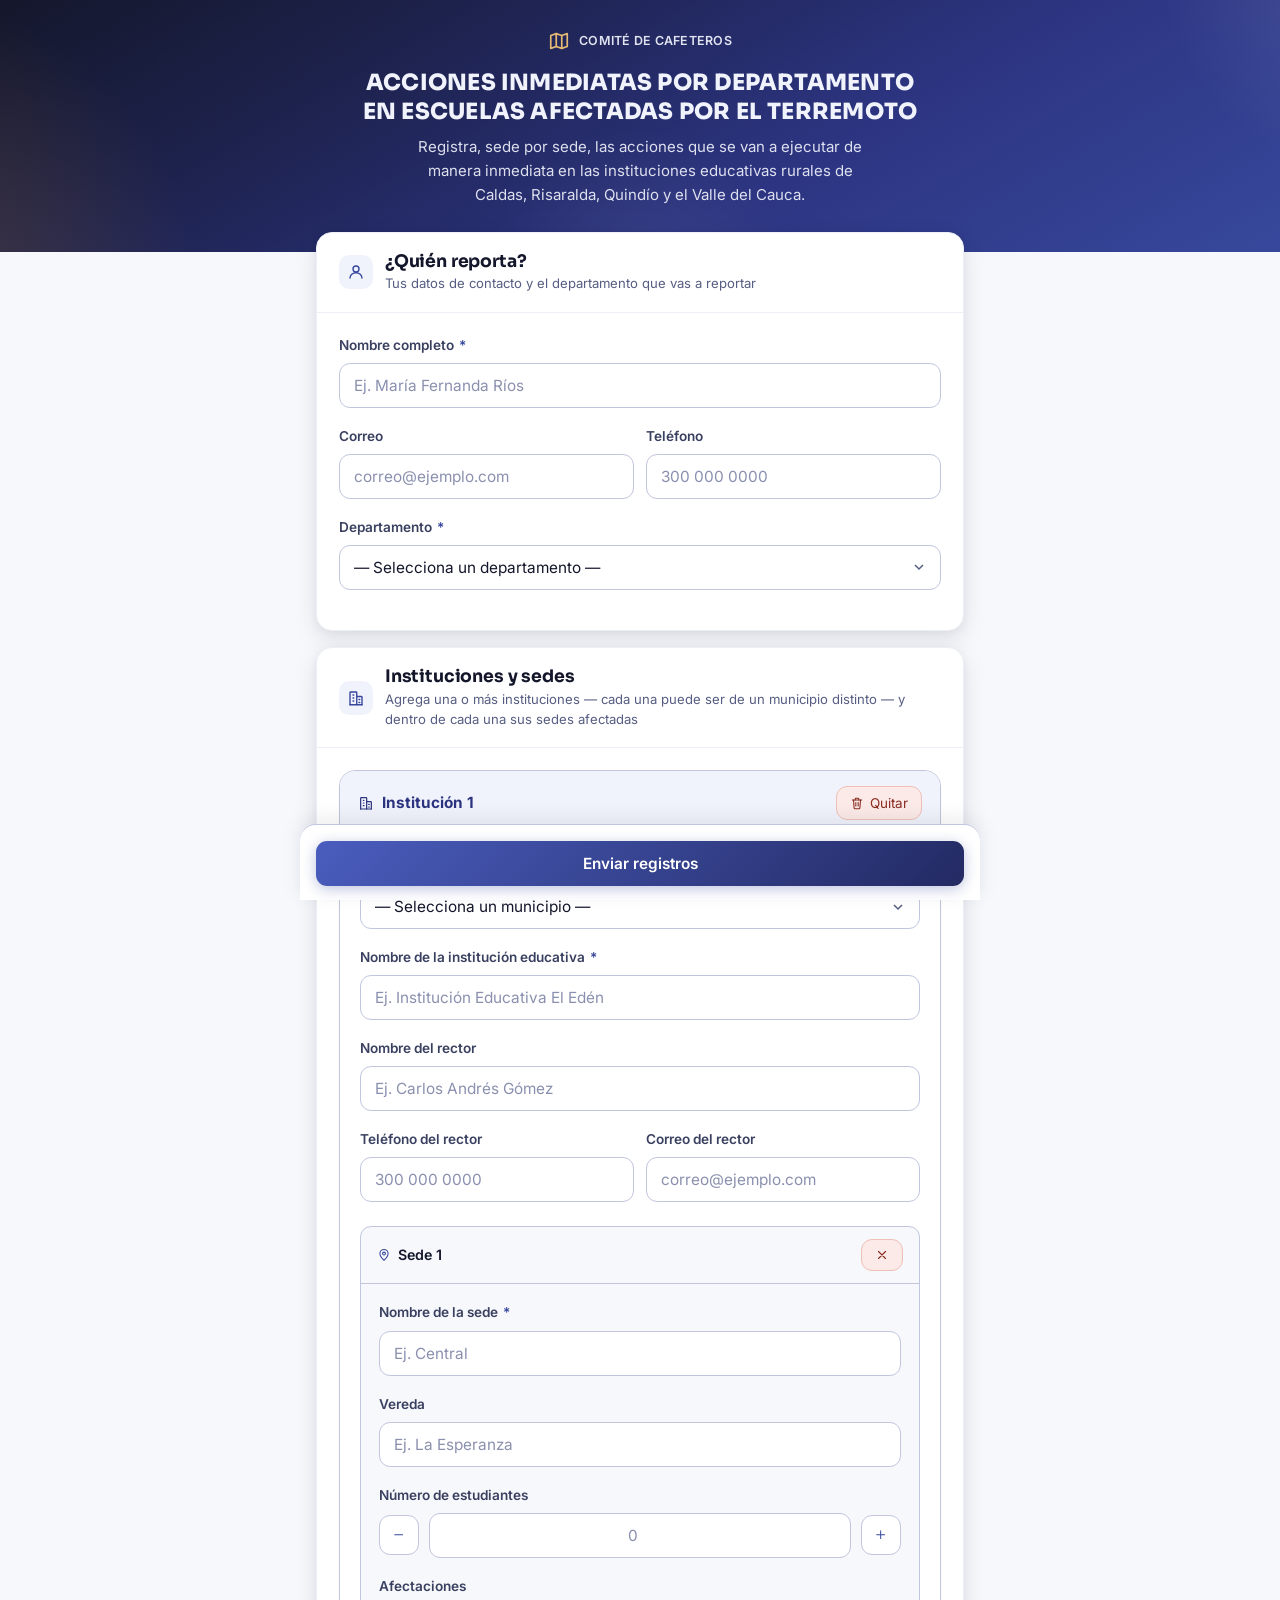
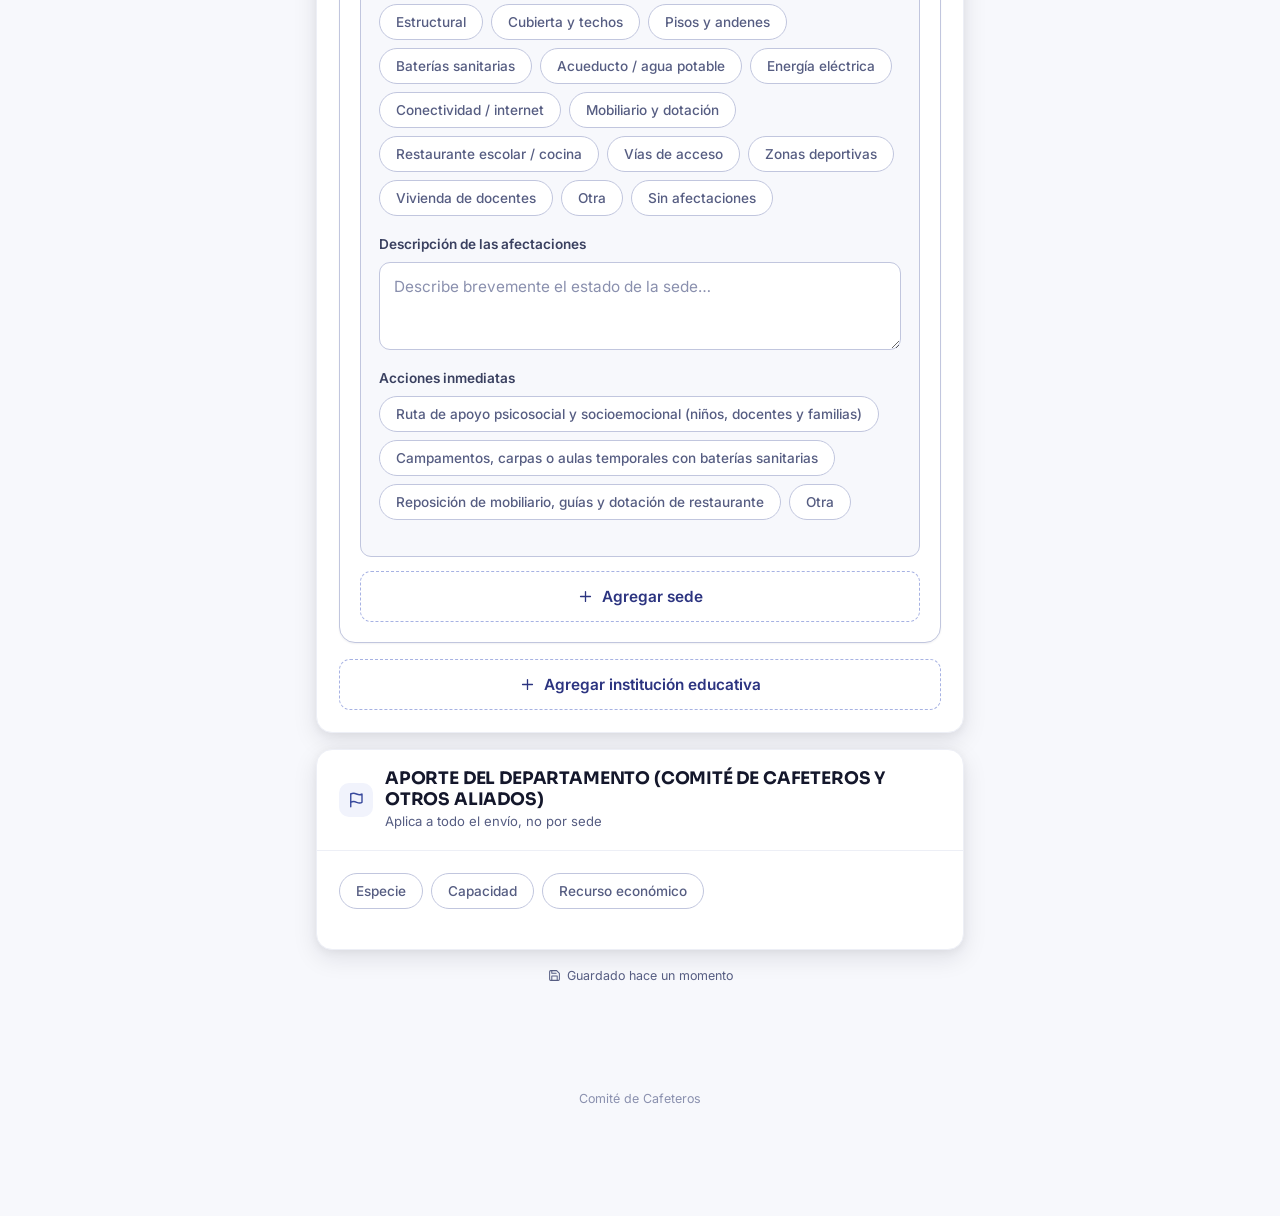
<file: index.html>
<!DOCTYPE html>
<html lang="es">
<head>
<meta charset="UTF-8" />
<meta name="viewport" content="width=device-width, initial-scale=1.0, maximum-scale=1" />
<title>Acciones inmediatas por departamento — Comité de Cafeteros</title>
<link rel="icon" type="image/svg+xml" href="favicon.svg" />
<link rel="stylesheet" href="css/tokens.css" />
<link rel="stylesheet" href="css/formulario.css" />
</head>
<body>

<!-- ─── Sprite de íconos (SVG en línea, trazo único) ───────── -->
<svg style="display:none" aria-hidden="true">
  <symbol id="icono-mapa" viewBox="0 0 24 24">
    <path d="M9 4 3 6v14l6-2 6 2 6-2V4l-6 2-6-2Z" stroke-linejoin="round"/>
    <path d="M9 4v14M15 6v14"/>
  </symbol>
  <symbol id="icono-usuario" viewBox="0 0 24 24">
    <circle cx="12" cy="8" r="4"/>
    <path d="M4 20c0-4 3.6-7 8-7s8 3 8 7"/>
  </symbol>
  <symbol id="icono-marcador" viewBox="0 0 24 24">
    <path d="M12 21s7-6.1 7-11.5a7 7 0 0 0-14 0C5 14.9 12 21 12 21Z"/>
    <circle cx="12" cy="9.5" r="2.4"/>
  </symbol>
  <symbol id="icono-edificio" viewBox="0 0 24 24">
    <path d="M4 21V5a1 1 0 0 1 1-1h7a1 1 0 0 1 1 1v16"/>
    <path d="M13 10h6a1 1 0 0 1 1 1v10"/>
    <path d="M4 21h16"/>
    <path d="M8 8h1M8 12h1M8 16h1M16 14h1M16 18h1"/>
  </symbol>
  <symbol id="icono-mas" viewBox="0 0 24 24">
    <path d="M12 5v14M5 12h14"/>
  </symbol>
  <symbol id="icono-menos" viewBox="0 0 24 24">
    <path d="M5 12h14"/>
  </symbol>
  <symbol id="icono-x" viewBox="0 0 24 24">
    <path d="m6 6 12 12M18 6 6 18"/>
  </symbol>
  <symbol id="icono-basura" viewBox="0 0 24 24">
    <path d="M4 7h16"/>
    <path d="M9 7V5a1 1 0 0 1 1-1h4a1 1 0 0 1 1 1v2"/>
    <path d="M6 7l1 13a2 2 0 0 0 2 2h6a2 2 0 0 0 2-2l1-13"/>
    <path d="M10 11v6M14 11v6"/>
  </symbol>
  <symbol id="icono-check-circulo" viewBox="0 0 24 24">
    <circle cx="12" cy="12" r="9"/>
    <path d="m8 12.4 2.6 2.6L16 9.6"/>
  </symbol>
  <symbol id="icono-alerta" viewBox="0 0 24 24">
    <path d="M12 4 22 20H2Z" stroke-linejoin="round"/>
    <path d="M12 10.2v3.6"/>
    <circle cx="12" cy="17" r="0.9" fill="currentColor" stroke="none"/>
  </symbol>
  <symbol id="icono-circulo" viewBox="0 0 24 24">
    <circle cx="12" cy="12" r="8"/>
  </symbol>
  <symbol id="icono-bandera" viewBox="0 0 24 24">
    <path d="M5 21V4"/>
    <path d="M5 4s1.3-1 4-1 4.7 2 7.5 2 3.5-1 3.5-1v11s-1 1-3.5 1-4.7-2-7.5-2-4 1-4 1"/>
  </symbol>
  <symbol id="icono-lapiz" viewBox="0 0 24 24">
    <path d="M17 3a2.85 2.83 0 1 1 4 4L7.5 20.5 2 22l1.5-5.5Z" stroke-linejoin="round"/>
  </symbol>
  <symbol id="icono-guardado" viewBox="0 0 24 24">
    <path d="M19 21H5a2 2 0 0 1-2-2V5a2 2 0 0 1 2-2h11l5 5v11a2 2 0 0 1-2 2Z" stroke-linejoin="round"/>
    <path d="M17 21v-8H7v8M7 3v5h8"/>
  </symbol>
</svg>

<header class="header">
  <div class="header-inner">
    <div class="header-marca">
      <svg class="icono-svg"><use href="#icono-mapa"></use></svg>
      <span>COMITÉ DE CAFETEROS</span>
    </div>
    <h1 class="header-titulo">ACCIONES INMEDIATAS POR DEPARTAMENTO EN ESCUELAS AFECTADAS POR EL TERREMOTO</h1>
    <p class="header-sub">
      Registra, sede por sede, las acciones que se van a ejecutar de manera
      inmediata en las instituciones educativas rurales de Caldas, Risaralda,
      Quindío y el Valle del Cauca.
    </p>

  </div>
</header>

<main class="contenedor">

  <form id="formulario" novalidate>

    <!-- ═══ ¿Quién reporta? ═══ -->
    <section class="card">
      <div class="card-head">
        <div class="icono"><svg class="icono-svg"><use href="#icono-usuario"></use></svg></div>
        <div>
          <h2>¿Quién reporta?</h2>
          <div class="card-head-sub">Tus datos de contacto y el departamento que vas a reportar</div>
        </div>
      </div>
      <div class="card-body">
        <div class="campo">
          <label for="reportanteNombre">Nombre completo <span class="req">*</span></label>
          <input class="control" id="reportanteNombre" list="listaReportantes" placeholder="Ej. María Fernanda Ríos" autocomplete="off" required />
          <datalist id="listaReportantes"></datalist>
          <div class="previsualizacion oculto" id="previaNombreReportante"></div>
        </div>
        <div class="campo-fila">
          <div class="campo">
            <label for="reportanteCorreo">Correo</label>
            <input class="control" type="email" id="reportanteCorreo" placeholder="correo@ejemplo.com" />
          </div>
          <div class="campo">
            <label for="reportanteTelefono">Teléfono</label>
            <input class="control" type="tel" id="reportanteTelefono" placeholder="300 000 0000" />
          </div>
        </div>
        <div class="campo">
          <label for="selectDepartamento">Departamento <span class="req">*</span></label>
          <select class="control" id="selectDepartamento" required>
            <option value="">— Selecciona un departamento —</option>
          </select>
        </div>

        <div class="oculto" id="bloqueMisReportes">
          <label>Ya tienes registros guardados</label>
          <div class="mis-reportes" id="listaMisReportes"></div>
        </div>
      </div>
    </section>

    <!-- ═══ Instituciones y sedes ═══ -->
    <section class="card">
      <div class="card-head">
        <div class="icono"><svg class="icono-svg"><use href="#icono-edificio"></use></svg></div>
        <div>
          <h2>Instituciones y sedes</h2>
          <div class="card-head-sub">Agrega una o más instituciones — cada una puede ser de un municipio distinto — y dentro de cada una sus sedes afectadas</div>
        </div>
      </div>
      <div class="card-body">
        <div id="listaInstituciones"></div>
        <button type="button" class="btn btn-agregar" id="btnAgregarInstitucion">
          <svg class="icono-svg"><use href="#icono-mas"></use></svg>
          Agregar institución educativa
        </button>
      </div>
    </section>

    <!-- ═══ Aporte del departamento (única vez, para todo el envío) ═══ -->
    <section class="card">
      <div class="card-head">
        <div class="icono"><svg class="icono-svg"><use href="#icono-bandera"></use></svg></div>
        <div>
          <h2>APORTE DEL DEPARTAMENTO (COMITÉ DE CAFETEROS Y OTROS ALIADOS)</h2>
          <div class="card-head-sub">Aplica a todo el envío, no por sede</div>
        </div>
      </div>
      <div class="card-body">
        <div class="campo">
          <div class="chips">
            <button type="button" class="chip chip-aporte-departamento" data-valor="Especie">Especie</button>
            <button type="button" class="chip chip-aporte-departamento" data-valor="Capacidad">Capacidad</button>
            <button type="button" class="chip chip-aporte-departamento" data-valor="Recurso económico">Recurso económico</button>
          </div>
        </div>
      </div>
    </section>

    <div class="autoguardado oculto" id="indicadorAutoguardado">
      <svg class="icono-svg"><use href="#icono-guardado"></use></svg>
      <span id="textoAutoguardado">Guardado en este dispositivo</span>
    </div>

    <div class="acciones-paso">
      <button type="button" class="btn btn-primario btn-block" id="btnEnviar">Enviar registros</button>
    </div>
  </form>

  <!-- ═══ Pantalla de resultado del envío ═══ -->
  <section class="pantalla-resultado oculto" id="pantallaResultado">
    <div class="icono-resultado" id="iconoResultado"></div>
    <div class="titulo" id="tituloResultado"></div>
    <div class="detalle" id="detalleResultado"></div>
    <div class="barra-global"><div class="relleno" id="barraGlobalRelleno"></div></div>
    <div class="lista-progreso-envio" id="listaProgresoEnvio"></div>
    <div id="accionesResultado"></div>
  </section>

  <div class="footer-creditos">Comité de Cafeteros</div>
</main>

<!-- ═══ Templates de repetidores ═══ -->
<template id="tpl-institucion">
  <div class="institucion-bloque">
    <div class="institucion-head">
      <div class="titulo">
        <svg class="icono-svg"><use href="#icono-edificio"></use></svg>
        <span class="numero-institucion">Institución</span>
      </div>
      <button type="button" class="btn-peligro btn-quitar-institucion">
        <svg class="icono-svg"><use href="#icono-basura"></use></svg>
        Quitar
      </button>
    </div>
    <div class="institucion-body">
      <div class="campo">
        <label>Municipio <span class="req">*</span></label>
        <select class="control select-municipio">
          <option value="">— Selecciona un municipio —</option>
        </select>
      </div>

      <div class="campo campo-institucion-select">
        <label>Institución educativa <span class="req">*</span></label>
        <select class="control select-institucion"></select>
      </div>
      <div class="campo campo-institucion-otra oculto">
        <label>Nombre de la institución educativa <span class="req">*</span></label>
        <input class="control input-institucion-otra" placeholder="Ej. Institución Educativa El Edén" />
      </div>

      <div class="campo">
        <label>Nombre del rector</label>
        <input class="control input-rector" placeholder="Ej. Carlos Andrés Gómez" />
      </div>
      <div class="campo-fila">
        <div class="campo">
          <label>Teléfono del rector</label>
          <input class="control input-rector-telefono" type="tel" placeholder="300 000 0000" />
        </div>
        <div class="campo">
          <label>Correo del rector</label>
          <input class="control input-rector-correo" type="email" placeholder="correo@ejemplo.com" />
        </div>
      </div>

      <div class="sedes-lista"></div>
      <button type="button" class="btn btn-agregar btn-agregar-sede">
        <svg class="icono-svg"><use href="#icono-mas"></use></svg>
        Agregar sede
      </button>
    </div>
  </div>
</template>

<template id="tpl-sede">
  <div class="sede-bloque">
    <div class="sede-head">
      <div class="titulo">
        <svg class="icono-svg"><use href="#icono-marcador"></use></svg>
        <span class="numero-sede">Sede</span>
      </div>
      <button type="button" class="btn-peligro btn-quitar-sede">
        <svg class="icono-svg"><use href="#icono-x"></use></svg>
      </button>
    </div>
    <div class="sede-body">
      <div class="campo campo-sede-select">
        <label>Nombre de la sede <span class="req">*</span></label>
        <select class="control select-sede"></select>
      </div>
      <div class="campo campo-sede-otra oculto">
        <label>Nombre de la sede <span class="req">*</span></label>
        <input class="control input-sede-otra" placeholder="Ej. Central" />
      </div>

      <div class="campo">
        <label>Vereda</label>
        <input class="control input-vereda" placeholder="Ej. La Esperanza" />
      </div>

      <div class="campo">
        <label>Número de estudiantes</label>
        <div class="stepper">
          <button type="button" class="btn-restar" aria-label="Restar">
            <svg class="icono-svg"><use href="#icono-menos"></use></svg>
          </button>
          <input class="control input-estudiantes" type="number" min="0" step="1" value="" placeholder="0" />
          <button type="button" class="btn-sumar" aria-label="Sumar">
            <svg class="icono-svg"><use href="#icono-mas"></use></svg>
          </button>
        </div>
      </div>

      <div class="campo">
        <label>Afectaciones</label>
        <div class="chips chips-afectacion">
          <button type="button" class="chip" data-valor="Estructural">Estructural</button>
          <button type="button" class="chip" data-valor="Cubierta y techos">Cubierta y techos</button>
          <button type="button" class="chip" data-valor="Pisos y andenes">Pisos y andenes</button>
          <button type="button" class="chip" data-valor="Baterías sanitarias">Baterías sanitarias</button>
          <button type="button" class="chip" data-valor="Acueducto / agua potable">Acueducto / agua potable</button>
          <button type="button" class="chip" data-valor="Energía eléctrica">Energía eléctrica</button>
          <button type="button" class="chip" data-valor="Conectividad / internet">Conectividad / internet</button>
          <button type="button" class="chip" data-valor="Mobiliario y dotación">Mobiliario y dotación</button>
          <button type="button" class="chip" data-valor="Restaurante escolar / cocina">Restaurante escolar / cocina</button>
          <button type="button" class="chip" data-valor="Vías de acceso">Vías de acceso</button>
          <button type="button" class="chip" data-valor="Zonas deportivas">Zonas deportivas</button>
          <button type="button" class="chip" data-valor="Vivienda de docentes">Vivienda de docentes</button>
          <button type="button" class="chip" data-valor="Otra">Otra</button>
          <button type="button" class="chip" data-valor="Sin afectaciones" data-sin-afectaciones>Sin afectaciones</button>
        </div>
      </div>

      <div class="campo">
        <label>Descripción de las afectaciones</label>
        <textarea class="control textarea-descripcion" placeholder="Describe brevemente el estado de la sede…"></textarea>
      </div>

      <div class="campo">
        <label>Acciones inmediatas</label>
        <div class="chips chips-acciones-grupo">
          <button type="button" class="chip chip-accion" data-valor="Ruta de apoyo psicosocial y socioemocional para niños, docentes y familias">Ruta de apoyo psicosocial y socioemocional (niños, docentes y familias)</button>
          <button type="button" class="chip chip-accion" data-valor="Campamentos, carpas o aulas temporales con baterías sanitarias temporales">Campamentos, carpas o aulas temporales con baterías sanitarias</button>
          <button type="button" class="chip chip-accion" data-valor="Reposición de mobiliario, guías y dotación de restaurante u otros elementos afectados">Reposición de mobiliario, guías y dotación de restaurante</button>
          <button type="button" class="chip chip-accion" data-valor="Otra" data-chip-otra>Otra</button>
        </div>
        <div class="campo-accion-otra oculto">
          <textarea class="control textarea-accion-otra" placeholder="Describe la otra acción inmediata…"></textarea>
        </div>
      </div>
    </div>
  </div>
</template>

<script src="js/texto.js"></script>
<script src="js/catalogo.js"></script>
<script src="js/config.js"></script>
<script src="js/formulario.js"></script>
</body>
</html>
</file>
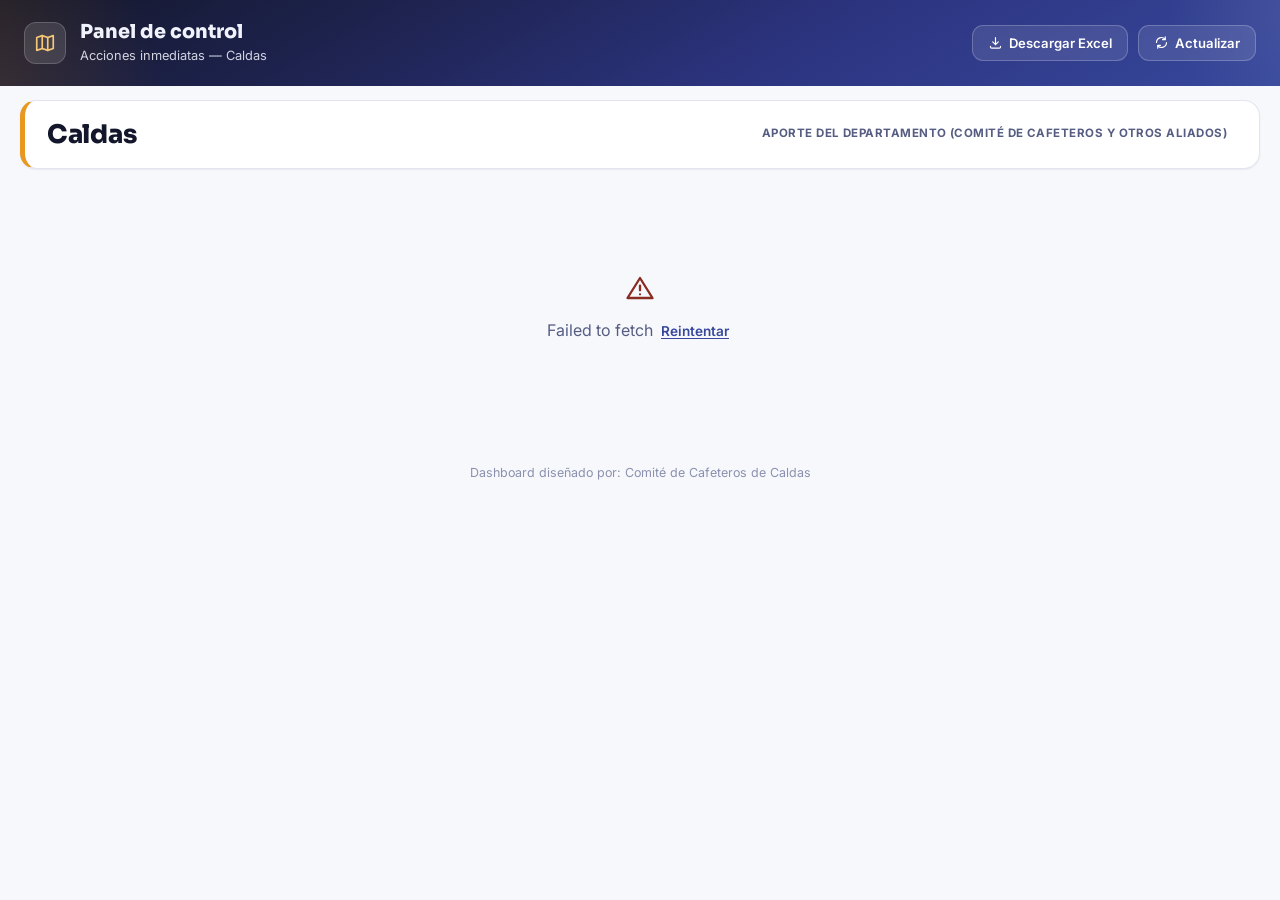
<file: dashboard-caldas.html>
<!DOCTYPE html>
<html lang="es">
<head>
<meta charset="UTF-8" />
<meta name="viewport" content="width=device-width, initial-scale=1.0, maximum-scale=1" />
<title>Panel de control — Caldas</title>
<link rel="icon" type="image/svg+xml" href="favicon.svg" />
<link rel="stylesheet" href="css/tokens.css" />
<link rel="stylesheet" href="css/formulario.css" />
<link rel="stylesheet" href="css/dashboard.css" />
</head>
<body class="cuerpo-panel">

<!-- ─── Sprite de íconos (SVG en línea, trazo único) ───────── -->
<svg style="display:none" aria-hidden="true">
  <symbol id="icono-mapa" viewBox="0 0 24 24">
    <path d="M9 4 3 6v14l6-2 6 2 6-2V4l-6 2-6-2Z" stroke-linejoin="round"/>
    <path d="M9 4v14M15 6v14"/>
  </symbol>
  <symbol id="icono-marcador" viewBox="0 0 24 24">
    <path d="M12 21s7-6.1 7-11.5a7 7 0 0 0-14 0C5 14.9 12 21 12 21Z"/>
    <circle cx="12" cy="9.5" r="2.4"/>
  </symbol>
  <symbol id="icono-mas" viewBox="0 0 24 24">
    <path d="M12 5v14M5 12h14"/>
  </symbol>
  <symbol id="icono-menos" viewBox="0 0 24 24">
    <path d="M5 12h14"/>
  </symbol>
  <symbol id="icono-x" viewBox="0 0 24 24">
    <path d="m6 6 12 12M18 6 6 18"/>
  </symbol>
  <symbol id="icono-basura" viewBox="0 0 24 24">
    <path d="M4 7h16"/>
    <path d="M9 7V5a1 1 0 0 1 1-1h4a1 1 0 0 1 1 1v2"/>
    <path d="M6 7l1 13a2 2 0 0 0 2 2h6a2 2 0 0 0 2-2l1-13"/>
    <path d="M10 11v6M14 11v6"/>
  </symbol>
  <symbol id="icono-alerta" viewBox="0 0 24 24">
    <path d="M12 4 22 20H2Z" stroke-linejoin="round"/>
    <path d="M12 10.2v3.6"/>
    <circle cx="12" cy="17" r="0.9" fill="currentColor" stroke="none"/>
  </symbol>
  <symbol id="icono-lapiz" viewBox="0 0 24 24">
    <path d="M17 3a2.85 2.83 0 1 1 4 4L7.5 20.5 2 22l1.5-5.5Z" stroke-linejoin="round"/>
  </symbol>
  <symbol id="icono-buscar" viewBox="0 0 24 24">
    <circle cx="11" cy="11" r="7"/>
    <path d="m21 21-4.3-4.3"/>
  </symbol>
  <symbol id="icono-refrescar" viewBox="0 0 24 24">
    <path d="M4 12a8 8 0 0 1 14-5.2M20 12a8 8 0 0 1-14 5.2"/>
    <path d="M18 3v4.4h-4.4M6 21v-4.4h4.4"/>
  </symbol>
  <symbol id="icono-orden" viewBox="0 0 24 24">
    <path d="M8 5v14M8 5 4.5 8.5M8 5l3.5 3.5"/>
    <path d="M16 19V5M16 19l3.5-3.5M16 19l-3.5-3.5"/>
  </symbol>
  <symbol id="icono-personas" viewBox="0 0 24 24">
    <circle cx="9" cy="8" r="3"/>
    <path d="M3.5 19.5a5.5 5.5 0 0 1 11 0"/>
    <circle cx="17" cy="9" r="2.4"/>
    <path d="M15.3 13.1a4.3 4.3 0 0 1 5.2 4.2"/>
  </symbol>
  <symbol id="icono-chevron" viewBox="0 0 24 24">
    <path d="m9 5 7 7-7 7"/>
  </symbol>
  <symbol id="icono-edificio" viewBox="0 0 24 24">
    <path d="M4 21V5a1 1 0 0 1 1-1h7a1 1 0 0 1 1 1v16"/>
    <path d="M13 10h6a1 1 0 0 1 1 1v10"/>
    <path d="M4 21h16"/>
    <path d="M8 8h1M8 12h1M8 16h1M16 14h1M16 18h1"/>
  </symbol>
  <symbol id="icono-enlace" viewBox="0 0 24 24">
    <path d="M9.5 14.5 14.5 9.5"/>
    <path d="M11 7.5 12.3 6.2a3.2 3.2 0 0 1 4.5 4.5L15.5 12"/>
    <path d="M13 16.5 11.7 17.8a3.2 3.2 0 0 1-4.5-4.5L8.5 12"/>
  </symbol>
  <symbol id="icono-descargar" viewBox="0 0 24 24">
    <path d="M12 4v11.4M7.5 11l4.5 4.5L16.5 11"/>
    <path d="M4 18v1a2 2 0 0 0 2 2h12a2 2 0 0 0 2-2v-1"/>
  </symbol>
</svg>

<div class="panel-shell">

  <!-- ─── Barra superior ──────────────────────────────────────── -->
  <header class="panel-header">
    <div class="panel-header-marca">
      <div class="panel-header-icono"><svg class="icono-svg" aria-hidden="true"><use href="#icono-mapa"/></svg></div>
      <div>
        <div class="panel-header-titulo">Panel de control</div>
        <div class="panel-header-sub">Acciones inmediatas — Caldas</div>
      </div>
    </div>
    <div class="panel-header-acciones">
      <span class="panel-actualizado" id="panelActualizado"></span>
      <button type="button" class="btn-panel" id="btnDescargarExcel">
        <svg class="icono-svg" aria-hidden="true"><use href="#icono-descargar"/></svg>
        Descargar Excel
      </button>
      <button type="button" class="btn-panel" id="btnActualizar">
        <svg class="icono-svg" aria-hidden="true"><use href="#icono-refrescar"/></svg>
        Actualizar
      </button>
    </div>
  </header>

  <!-- ─── Título del departamento — solo en las páginas de departamento
       fijo (dashboard-<departamento>.html); en el consolidado queda oculto. -->
  <div class="departamento-titulo-bloque oculto" id="bloqueDepartamentoTitulo">
    <h1 class="departamento-titulo" id="departamentoTitulo"></h1>
    <div class="departamento-aporte">
      <span class="departamento-aporte-etiqueta">Aporte del departamento (Comité de Cafeteros y otros aliados)</span>
      <div class="departamento-aporte-chips" id="departamentoAporteChips"></div>
    </div>
  </div>

  <!-- ─── Pestañas por departamento ───────────────────────────── -->
  <nav class="panel-pestanas" id="panelPestanas" aria-label="Departamento"></nav>

  <!-- ─── Estado de carga / error ─────────────────────────────── -->
  <div id="panelCargando" class="panel-estado">
    <div class="spinner"></div>
    <p>Cargando información…</p>
  </div>
  <div id="panelError" class="panel-estado oculto">
    <svg class="icono-svg" aria-hidden="true"><use href="#icono-alerta"/></svg>
    <p><span id="panelErrorMensaje">No se pudo cargar la información.</span> <button type="button" class="btn-texto" id="btnReintentarCarga">Reintentar</button></p>
  </div>

  <!-- ─── Contenido ───────────────────────────────────────────── -->
  <main id="panelContenido" class="panel-contenido oculto">

    <!-- Enlaces por departamento — solo visible en la pestaña "Todos" -->
    <section class="tarjeta-panel bloque-enlaces oculto" id="bloqueEnlacesDepartamento">
      <div class="tarjeta-panel-cabeza">
        <h2>Enlaces por departamento</h2>
        <span class="tarjeta-panel-nota">Comparte cada enlace con el equipo de su departamento — abre el dashboard filtrado solo a esos datos</span>
      </div>
      <div id="listaEnlacesDepartamento" class="lista-enlaces-departamento"></div>
    </section>

    <!-- Filtros -->
    <section class="panel-filtros" aria-label="Filtros">
      <div class="campo-busqueda">
        <svg class="icono-svg" aria-hidden="true"><use href="#icono-buscar"/></svg>
        <input type="search" id="filtroTexto" placeholder="Buscar municipio, institución, sede, rector o reportante…" />
      </div>
      <select id="filtroMunicipio"><option value="">Todos los municipios</option></select>
      <select id="filtroAfectacion">
        <option value="">Toda afectación</option>
        <option value="Estructural">Estructural</option>
        <option value="Cubierta y techos">Cubierta y techos</option>
        <option value="Pisos y andenes">Pisos y andenes</option>
        <option value="Baterías sanitarias">Baterías sanitarias</option>
        <option value="Acueducto / agua potable">Acueducto / agua potable</option>
        <option value="Energía eléctrica">Energía eléctrica</option>
        <option value="Conectividad / internet">Conectividad / internet</option>
        <option value="Mobiliario y dotación">Mobiliario y dotación</option>
        <option value="Restaurante escolar / cocina">Restaurante escolar / cocina</option>
        <option value="Vías de acceso">Vías de acceso</option>
        <option value="Zonas deportivas">Zonas deportivas</option>
        <option value="Vivienda de docentes">Vivienda de docentes</option>
        <option value="Otra">Otra</option>
        <option value="Sin afectaciones">Sin afectaciones</option>
      </select>
      <select id="filtroAcciones">
        <option value="">Toda acción sugerida</option>
        <option value="Ruta de apoyo psicosocial y socioemocional para niños, docentes y familias">Ruta de apoyo psicosocial y socioemocional</option>
        <option value="Campamentos, carpas o aulas temporales con baterías sanitarias temporales">Campamentos/aulas temporales con baterías sanitarias</option>
        <option value="Reposición de mobiliario, guías y dotación de restaurante u otros elementos afectados">Reposición de mobiliario y dotación de restaurante</option>
        <option value="__otra__">Otra</option>
      </select>
      <button type="button" class="btn-texto" id="btnLimpiarFiltros">Limpiar filtros</button>
    </section>

    <!-- KPIs -->
    <section class="panel-kpis" aria-label="Indicadores generales">
      <div class="tarjeta-panel kpi-tile kpi-tile-municipios">
        <div class="kpi-icono"><svg class="icono-svg" aria-hidden="true"><use href="#icono-mapa"/></svg></div>
        <span class="kpi-etiqueta">Municipios reportados</span>
        <span class="kpi-numero" id="kpiMunicipios">0</span>
      </div>
      <div class="tarjeta-panel kpi-tile kpi-tile-instituciones">
        <div class="kpi-icono"><svg class="icono-svg" aria-hidden="true"><use href="#icono-edificio"/></svg></div>
        <span class="kpi-etiqueta">Instituciones educativas reportadas</span>
        <span class="kpi-numero" id="kpiInstituciones">0</span>
      </div>
      <div class="tarjeta-panel kpi-tile kpi-tile-sedes">
        <div class="kpi-icono"><svg class="icono-svg" aria-hidden="true"><use href="#icono-marcador"/></svg></div>
        <span class="kpi-etiqueta">Sedes educativas reportadas</span>
        <span class="kpi-numero" id="kpiSedes">0</span>
      </div>
      <div class="tarjeta-panel kpi-tile kpi-tile-estudiantes">
        <div class="kpi-icono"><svg class="icono-svg" aria-hidden="true"><use href="#icono-personas"/></svg></div>
        <span class="kpi-etiqueta">Estudiantes por atender</span>
        <span class="kpi-numero" id="kpiEstudiantes">0</span>
      </div>
    </section>

    <!-- Gráficos -->
    <section class="panel-graficos">
      <div class="tarjeta-panel" id="bloqueGraficoDepartamento">
        <div class="tarjeta-panel-cabeza">
          <h2>Sedes por departamento</h2>
          <span class="tarjeta-panel-nota">Click en una barra para ir a ese departamento</span>
        </div>
        <div id="graficoDepartamento" class="barras-horizontales"></div>
      </div>

      <div class="tarjeta-panel">
        <div class="tarjeta-panel-cabeza">
          <h2>Sedes por municipio</h2>
          <span class="tarjeta-panel-nota" id="notaMunicipios"></span>
        </div>
        <div id="graficoMunicipio" class="barras-horizontales"></div>
      </div>

      <div class="tarjeta-panel">
        <div class="tarjeta-panel-cabeza">
          <h2>Tipos de afectación</h2>
          <span class="tarjeta-panel-nota">Una sede puede tener varias — el total puede superar el número de sedes</span>
        </div>
        <div id="graficoAfectaciones" class="barras-horizontales"></div>
      </div>

      <div class="tarjeta-panel" id="bloqueGraficoAcciones">
        <div class="tarjeta-panel-cabeza">
          <h2>Acciones sugeridas</h2>
          <span class="tarjeta-panel-nota">Una sede puede tener varias</span>
        </div>
        <div id="graficoAcciones" class="barras-horizontales barras-acciones"></div>
      </div>

      <div class="tarjeta-panel" id="bloqueAporteDepartamento">
        <div class="tarjeta-panel-cabeza">
          <h2>Aporte del departamento (Comité de Cafeteros y otros aliados)</h2>
          <span class="tarjeta-panel-nota">Es un solo campo por envío — se muestra como etiqueta por departamento, no por sede</span>
        </div>
        <div id="aporteDepartamento" class="lista-aporte-departamento"></div>
      </div>
    </section>

    <!-- Tabla -->
    <section class="tarjeta-panel panel-tabla-wrap" id="panelTablaWrap">
      <div class="tarjeta-panel-cabeza">
        <h2>Todas las sedes</h2>
        <span class="tarjeta-panel-nota" id="notaTabla"></span>
      </div>
      <div class="tabla-scroll">
        <table class="tabla-panel tabla-registros" id="tablaRegistros">
          <thead>
            <tr>
              <th class="col-departamento" data-orden="departamento">Departamento <svg class="icono-svg icono-orden" aria-hidden="true"><use href="#icono-orden"/></svg></th>
              <th data-orden="municipio">Municipio <svg class="icono-svg icono-orden" aria-hidden="true"><use href="#icono-orden"/></svg></th>
              <th data-orden="institucion">Institución <svg class="icono-svg icono-orden" aria-hidden="true"><use href="#icono-orden"/></svg></th>
              <th data-orden="sede">Sede <svg class="icono-svg icono-orden" aria-hidden="true"><use href="#icono-orden"/></svg></th>
              <th data-orden="rector">Rector <svg class="icono-svg icono-orden" aria-hidden="true"><use href="#icono-orden"/></svg></th>
              <th data-orden="estudiantesNum">Estudiantes <svg class="icono-svg icono-orden" aria-hidden="true"><use href="#icono-orden"/></svg></th>
              <th class="col-aporte">Aporte del departamento<br><span class="th-sub">Comité de Cafeteros y otros aliados</span></th>
              <th class="col-ver" aria-hidden="true"></th>
            </tr>
          </thead>
          <tbody id="tablaRegistrosBody"></tbody>
        </table>
      </div>
      <p class="tabla-vacia oculto" id="tablaVacia">No hay sedes que coincidan con los filtros.</p>
    </section>

  </main>

  <div class="panel-footer">Dashboard diseñado por: Comité de Cafeteros de Caldas</div>
</div>

<!-- ─── Panel lateral de detalle / edición ─────────────────────── -->
<div id="panelDetalle" class="panel-detalle oculto">
  <div class="panel-detalle-fondo" data-role="detalle-cerrar"></div>
  <div class="panel-detalle-caja">
    <button type="button" class="panel-detalle-cerrar" data-role="detalle-cerrar" title="Cerrar">
      <svg class="icono-svg" aria-hidden="true"><use href="#icono-x"/></svg>
    </button>
    <div id="panelDetalleCuerpo"></div>
  </div>
</div>

<!-- ─── Template del formulario de edición de una sede ─────────── -->
<template id="tpl-editor-sede">
  <form class="form-editor" novalidate>
    <div class="campo">
      <label>Departamento <span class="req">*</span></label>
      <select class="control ed-departamento" required></select>
    </div>
    <div class="campo-fila">
      <div class="campo">
        <label>Municipio <span class="req">*</span></label>
        <input class="control ed-municipio" required />
      </div>
      <div class="campo">
        <label>Vereda</label>
        <input class="control ed-vereda" />
      </div>
    </div>
    <div class="campo">
      <label>Institución educativa <span class="req">*</span></label>
      <input class="control ed-institucion" required />
    </div>
    <div class="campo">
      <label>Sede <span class="req">*</span></label>
      <input class="control ed-sede" required />
    </div>

    <div class="campo">
      <label>Nombre del rector</label>
      <input class="control ed-rector" />
    </div>
    <div class="campo-fila">
      <div class="campo">
        <label>Teléfono del rector</label>
        <input class="control ed-rector-telefono" type="tel" />
      </div>
      <div class="campo">
        <label>Correo del rector</label>
        <input class="control ed-rector-correo" type="email" />
      </div>
    </div>

    <div class="campo">
      <label>Reportante <span class="req">*</span></label>
      <input class="control ed-reportante" required />
    </div>
    <div class="campo-fila">
      <div class="campo">
        <label>Correo del reportante</label>
        <input class="control ed-reportante-correo" type="email" />
      </div>
      <div class="campo">
        <label>Teléfono del reportante</label>
        <input class="control ed-reportante-telefono" type="tel" />
      </div>
    </div>

    <div class="campo">
      <label>Número de estudiantes</label>
      <div class="stepper">
        <button type="button" class="btn-restar" aria-label="Restar"><svg class="icono-svg"><use href="#icono-menos"></use></svg></button>
        <input class="control ed-estudiantes" type="number" min="0" step="1" placeholder="0" />
        <button type="button" class="btn-sumar" aria-label="Sumar"><svg class="icono-svg"><use href="#icono-mas"></use></svg></button>
      </div>
    </div>

    <div class="campo">
      <label>Afectaciones</label>
      <div class="chips ed-chips-afectacion">
        <button type="button" class="chip" data-valor="Estructural">Estructural</button>
        <button type="button" class="chip" data-valor="Cubierta y techos">Cubierta y techos</button>
        <button type="button" class="chip" data-valor="Pisos y andenes">Pisos y andenes</button>
        <button type="button" class="chip" data-valor="Baterías sanitarias">Baterías sanitarias</button>
        <button type="button" class="chip" data-valor="Acueducto / agua potable">Acueducto / agua potable</button>
        <button type="button" class="chip" data-valor="Energía eléctrica">Energía eléctrica</button>
        <button type="button" class="chip" data-valor="Conectividad / internet">Conectividad / internet</button>
        <button type="button" class="chip" data-valor="Mobiliario y dotación">Mobiliario y dotación</button>
        <button type="button" class="chip" data-valor="Restaurante escolar / cocina">Restaurante escolar / cocina</button>
        <button type="button" class="chip" data-valor="Vías de acceso">Vías de acceso</button>
        <button type="button" class="chip" data-valor="Zonas deportivas">Zonas deportivas</button>
        <button type="button" class="chip" data-valor="Vivienda de docentes">Vivienda de docentes</button>
        <button type="button" class="chip" data-valor="Otra">Otra</button>
        <button type="button" class="chip" data-valor="Sin afectaciones" data-sin-afectaciones>Sin afectaciones</button>
      </div>
    </div>

    <div class="campo">
      <label>Descripción de las afectaciones</label>
      <textarea class="control ed-descripcion"></textarea>
    </div>

    <div class="campo">
      <label>Acciones sugeridas</label>
      <div class="chips ed-chips-acciones">
        <button type="button" class="chip chip-accion" data-valor="Ruta de apoyo psicosocial y socioemocional para niños, docentes y familias">Ruta de apoyo psicosocial y socioemocional (niños, docentes y familias)</button>
        <button type="button" class="chip chip-accion" data-valor="Campamentos, carpas o aulas temporales con baterías sanitarias temporales">Campamentos, carpas o aulas temporales con baterías sanitarias</button>
        <button type="button" class="chip chip-accion" data-valor="Reposición de mobiliario, guías y dotación de restaurante u otros elementos afectados">Reposición de mobiliario, guías y dotación de restaurante</button>
        <button type="button" class="chip chip-accion" data-valor="Otra" data-chip-otra>Otra</button>
      </div>
      <div class="campo-accion-otra oculto">
        <textarea class="control ed-accion-otra" placeholder="Describe la otra acción inmediata…"></textarea>
      </div>
    </div>

    <div class="campo">
      <label>Aporte del departamento</label>
      <div class="chips ed-chips-aporte">
        <button type="button" class="chip" data-valor="Especie">Especie</button>
        <button type="button" class="chip" data-valor="Capacidad">Capacidad</button>
        <button type="button" class="chip" data-valor="Recurso económico">Recurso económico</button>
      </div>
    </div>

    <div class="editor-acciones">
      <button type="button" class="btn btn-secundario ed-cancelar">Cancelar</button>
      <button type="submit" class="btn btn-primario ed-guardar">Guardar cambios</button>
    </div>
  </form>
</template>

<!-- Departamento fijo de esta página — el token de acceso se lee de la
     URL (?t=), nunca queda escrito aquí. Esta página NO carga
     js/dashboard-tokens.js: su código fuente nunca expone los tokens de
     los otros 3 departamentos. -->
<script>window.DASHBOARD_FIJO = { departamento: 'Caldas' };</script>
<script src="js/texto.js"></script>
<script src="js/catalogo.js"></script>
<script src="js/config.js"></script>
<script src="js/dashboard.js"></script>
</body>
</html>
</file>
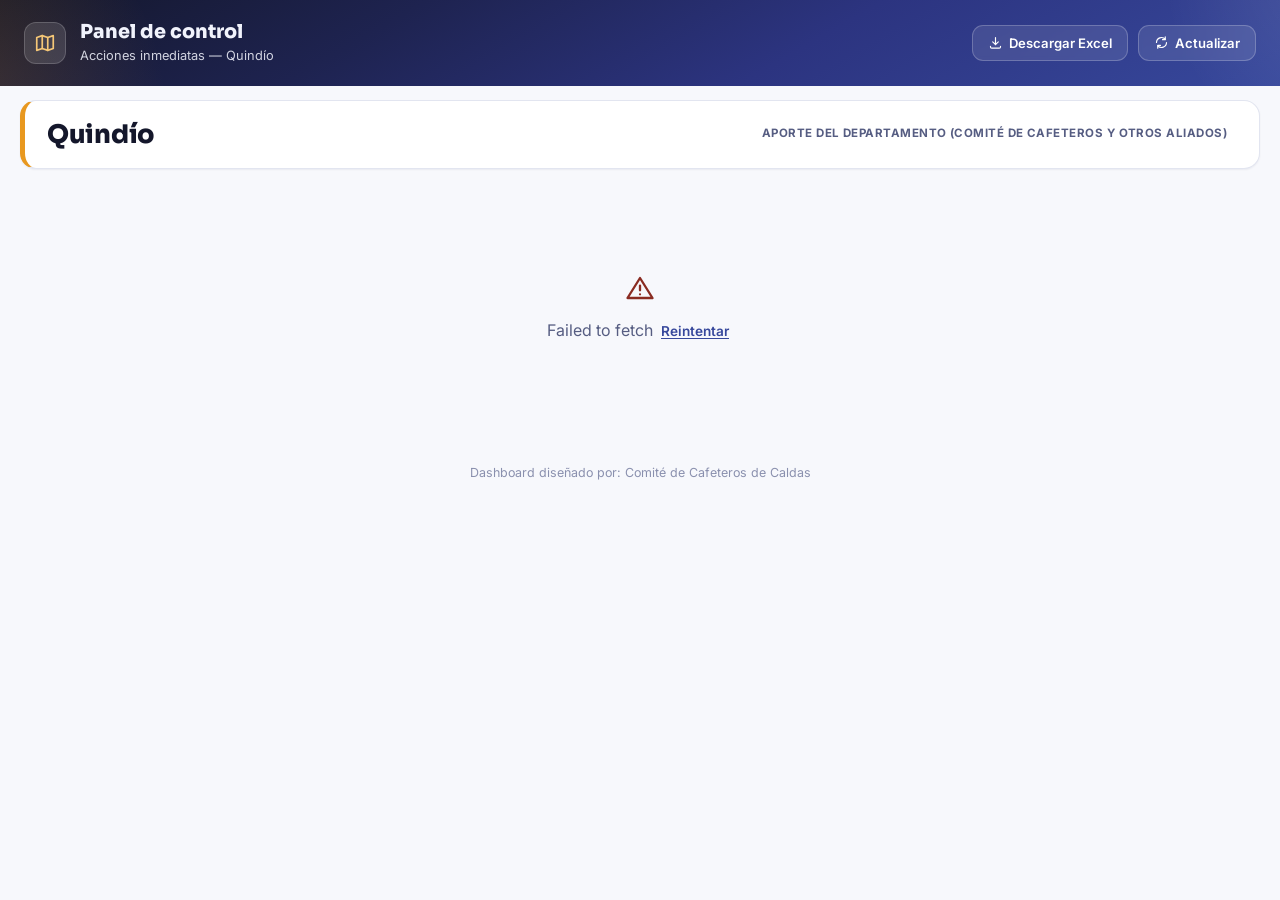
<file: dashboard-quindio.html>
<!DOCTYPE html>
<html lang="es">
<head>
<meta charset="UTF-8" />
<meta name="viewport" content="width=device-width, initial-scale=1.0, maximum-scale=1" />
<title>Panel de control — Quindío</title>
<link rel="icon" type="image/svg+xml" href="favicon.svg" />
<link rel="stylesheet" href="css/tokens.css" />
<link rel="stylesheet" href="css/formulario.css" />
<link rel="stylesheet" href="css/dashboard.css" />
</head>
<body class="cuerpo-panel">

<!-- ─── Sprite de íconos (SVG en línea, trazo único) ───────── -->
<svg style="display:none" aria-hidden="true">
  <symbol id="icono-mapa" viewBox="0 0 24 24">
    <path d="M9 4 3 6v14l6-2 6 2 6-2V4l-6 2-6-2Z" stroke-linejoin="round"/>
    <path d="M9 4v14M15 6v14"/>
  </symbol>
  <symbol id="icono-marcador" viewBox="0 0 24 24">
    <path d="M12 21s7-6.1 7-11.5a7 7 0 0 0-14 0C5 14.9 12 21 12 21Z"/>
    <circle cx="12" cy="9.5" r="2.4"/>
  </symbol>
  <symbol id="icono-mas" viewBox="0 0 24 24">
    <path d="M12 5v14M5 12h14"/>
  </symbol>
  <symbol id="icono-menos" viewBox="0 0 24 24">
    <path d="M5 12h14"/>
  </symbol>
  <symbol id="icono-x" viewBox="0 0 24 24">
    <path d="m6 6 12 12M18 6 6 18"/>
  </symbol>
  <symbol id="icono-basura" viewBox="0 0 24 24">
    <path d="M4 7h16"/>
    <path d="M9 7V5a1 1 0 0 1 1-1h4a1 1 0 0 1 1 1v2"/>
    <path d="M6 7l1 13a2 2 0 0 0 2 2h6a2 2 0 0 0 2-2l1-13"/>
    <path d="M10 11v6M14 11v6"/>
  </symbol>
  <symbol id="icono-alerta" viewBox="0 0 24 24">
    <path d="M12 4 22 20H2Z" stroke-linejoin="round"/>
    <path d="M12 10.2v3.6"/>
    <circle cx="12" cy="17" r="0.9" fill="currentColor" stroke="none"/>
  </symbol>
  <symbol id="icono-lapiz" viewBox="0 0 24 24">
    <path d="M17 3a2.85 2.83 0 1 1 4 4L7.5 20.5 2 22l1.5-5.5Z" stroke-linejoin="round"/>
  </symbol>
  <symbol id="icono-buscar" viewBox="0 0 24 24">
    <circle cx="11" cy="11" r="7"/>
    <path d="m21 21-4.3-4.3"/>
  </symbol>
  <symbol id="icono-refrescar" viewBox="0 0 24 24">
    <path d="M4 12a8 8 0 0 1 14-5.2M20 12a8 8 0 0 1-14 5.2"/>
    <path d="M18 3v4.4h-4.4M6 21v-4.4h4.4"/>
  </symbol>
  <symbol id="icono-orden" viewBox="0 0 24 24">
    <path d="M8 5v14M8 5 4.5 8.5M8 5l3.5 3.5"/>
    <path d="M16 19V5M16 19l3.5-3.5M16 19l-3.5-3.5"/>
  </symbol>
  <symbol id="icono-personas" viewBox="0 0 24 24">
    <circle cx="9" cy="8" r="3"/>
    <path d="M3.5 19.5a5.5 5.5 0 0 1 11 0"/>
    <circle cx="17" cy="9" r="2.4"/>
    <path d="M15.3 13.1a4.3 4.3 0 0 1 5.2 4.2"/>
  </symbol>
  <symbol id="icono-chevron" viewBox="0 0 24 24">
    <path d="m9 5 7 7-7 7"/>
  </symbol>
  <symbol id="icono-edificio" viewBox="0 0 24 24">
    <path d="M4 21V5a1 1 0 0 1 1-1h7a1 1 0 0 1 1 1v16"/>
    <path d="M13 10h6a1 1 0 0 1 1 1v10"/>
    <path d="M4 21h16"/>
    <path d="M8 8h1M8 12h1M8 16h1M16 14h1M16 18h1"/>
  </symbol>
  <symbol id="icono-enlace" viewBox="0 0 24 24">
    <path d="M9.5 14.5 14.5 9.5"/>
    <path d="M11 7.5 12.3 6.2a3.2 3.2 0 0 1 4.5 4.5L15.5 12"/>
    <path d="M13 16.5 11.7 17.8a3.2 3.2 0 0 1-4.5-4.5L8.5 12"/>
  </symbol>
  <symbol id="icono-descargar" viewBox="0 0 24 24">
    <path d="M12 4v11.4M7.5 11l4.5 4.5L16.5 11"/>
    <path d="M4 18v1a2 2 0 0 0 2 2h12a2 2 0 0 0 2-2v-1"/>
  </symbol>
</svg>

<div class="panel-shell">

  <!-- ─── Barra superior ──────────────────────────────────────── -->
  <header class="panel-header">
    <div class="panel-header-marca">
      <div class="panel-header-icono"><svg class="icono-svg" aria-hidden="true"><use href="#icono-mapa"/></svg></div>
      <div>
        <div class="panel-header-titulo">Panel de control</div>
        <div class="panel-header-sub">Acciones inmediatas — Quindío</div>
      </div>
    </div>
    <div class="panel-header-acciones">
      <span class="panel-actualizado" id="panelActualizado"></span>
      <button type="button" class="btn-panel" id="btnDescargarExcel">
        <svg class="icono-svg" aria-hidden="true"><use href="#icono-descargar"/></svg>
        Descargar Excel
      </button>
      <button type="button" class="btn-panel" id="btnActualizar">
        <svg class="icono-svg" aria-hidden="true"><use href="#icono-refrescar"/></svg>
        Actualizar
      </button>
    </div>
  </header>

  <!-- ─── Título del departamento — solo en las páginas de departamento
       fijo (dashboard-<departamento>.html); en el consolidado queda oculto. -->
  <div class="departamento-titulo-bloque oculto" id="bloqueDepartamentoTitulo">
    <h1 class="departamento-titulo" id="departamentoTitulo"></h1>
    <div class="departamento-aporte">
      <span class="departamento-aporte-etiqueta">Aporte del departamento (Comité de Cafeteros y otros aliados)</span>
      <div class="departamento-aporte-chips" id="departamentoAporteChips"></div>
    </div>
  </div>

  <!-- ─── Pestañas por departamento ───────────────────────────── -->
  <nav class="panel-pestanas" id="panelPestanas" aria-label="Departamento"></nav>

  <!-- ─── Estado de carga / error ─────────────────────────────── -->
  <div id="panelCargando" class="panel-estado">
    <div class="spinner"></div>
    <p>Cargando información…</p>
  </div>
  <div id="panelError" class="panel-estado oculto">
    <svg class="icono-svg" aria-hidden="true"><use href="#icono-alerta"/></svg>
    <p><span id="panelErrorMensaje">No se pudo cargar la información.</span> <button type="button" class="btn-texto" id="btnReintentarCarga">Reintentar</button></p>
  </div>

  <!-- ─── Contenido ───────────────────────────────────────────── -->
  <main id="panelContenido" class="panel-contenido oculto">

    <!-- Enlaces por departamento — solo visible en la pestaña "Todos" -->
    <section class="tarjeta-panel bloque-enlaces oculto" id="bloqueEnlacesDepartamento">
      <div class="tarjeta-panel-cabeza">
        <h2>Enlaces por departamento</h2>
        <span class="tarjeta-panel-nota">Comparte cada enlace con el equipo de su departamento — abre el dashboard filtrado solo a esos datos</span>
      </div>
      <div id="listaEnlacesDepartamento" class="lista-enlaces-departamento"></div>
    </section>

    <!-- Filtros -->
    <section class="panel-filtros" aria-label="Filtros">
      <div class="campo-busqueda">
        <svg class="icono-svg" aria-hidden="true"><use href="#icono-buscar"/></svg>
        <input type="search" id="filtroTexto" placeholder="Buscar municipio, institución, sede, rector o reportante…" />
      </div>
      <select id="filtroMunicipio"><option value="">Todos los municipios</option></select>
      <select id="filtroAfectacion">
        <option value="">Toda afectación</option>
        <option value="Estructural">Estructural</option>
        <option value="Cubierta y techos">Cubierta y techos</option>
        <option value="Pisos y andenes">Pisos y andenes</option>
        <option value="Baterías sanitarias">Baterías sanitarias</option>
        <option value="Acueducto / agua potable">Acueducto / agua potable</option>
        <option value="Energía eléctrica">Energía eléctrica</option>
        <option value="Conectividad / internet">Conectividad / internet</option>
        <option value="Mobiliario y dotación">Mobiliario y dotación</option>
        <option value="Restaurante escolar / cocina">Restaurante escolar / cocina</option>
        <option value="Vías de acceso">Vías de acceso</option>
        <option value="Zonas deportivas">Zonas deportivas</option>
        <option value="Vivienda de docentes">Vivienda de docentes</option>
        <option value="Otra">Otra</option>
        <option value="Sin afectaciones">Sin afectaciones</option>
      </select>
      <select id="filtroAcciones">
        <option value="">Toda acción sugerida</option>
        <option value="Ruta de apoyo psicosocial y socioemocional para niños, docentes y familias">Ruta de apoyo psicosocial y socioemocional</option>
        <option value="Campamentos, carpas o aulas temporales con baterías sanitarias temporales">Campamentos/aulas temporales con baterías sanitarias</option>
        <option value="Reposición de mobiliario, guías y dotación de restaurante u otros elementos afectados">Reposición de mobiliario y dotación de restaurante</option>
        <option value="__otra__">Otra</option>
      </select>
      <button type="button" class="btn-texto" id="btnLimpiarFiltros">Limpiar filtros</button>
    </section>

    <!-- KPIs -->
    <section class="panel-kpis" aria-label="Indicadores generales">
      <div class="tarjeta-panel kpi-tile kpi-tile-municipios">
        <div class="kpi-icono"><svg class="icono-svg" aria-hidden="true"><use href="#icono-mapa"/></svg></div>
        <span class="kpi-etiqueta">Municipios reportados</span>
        <span class="kpi-numero" id="kpiMunicipios">0</span>
      </div>
      <div class="tarjeta-panel kpi-tile kpi-tile-instituciones">
        <div class="kpi-icono"><svg class="icono-svg" aria-hidden="true"><use href="#icono-edificio"/></svg></div>
        <span class="kpi-etiqueta">Instituciones educativas reportadas</span>
        <span class="kpi-numero" id="kpiInstituciones">0</span>
      </div>
      <div class="tarjeta-panel kpi-tile kpi-tile-sedes">
        <div class="kpi-icono"><svg class="icono-svg" aria-hidden="true"><use href="#icono-marcador"/></svg></div>
        <span class="kpi-etiqueta">Sedes educativas reportadas</span>
        <span class="kpi-numero" id="kpiSedes">0</span>
      </div>
      <div class="tarjeta-panel kpi-tile kpi-tile-estudiantes">
        <div class="kpi-icono"><svg class="icono-svg" aria-hidden="true"><use href="#icono-personas"/></svg></div>
        <span class="kpi-etiqueta">Estudiantes por atender</span>
        <span class="kpi-numero" id="kpiEstudiantes">0</span>
      </div>
    </section>

    <!-- Gráficos -->
    <section class="panel-graficos">
      <div class="tarjeta-panel" id="bloqueGraficoDepartamento">
        <div class="tarjeta-panel-cabeza">
          <h2>Sedes por departamento</h2>
          <span class="tarjeta-panel-nota">Click en una barra para ir a ese departamento</span>
        </div>
        <div id="graficoDepartamento" class="barras-horizontales"></div>
      </div>

      <div class="tarjeta-panel">
        <div class="tarjeta-panel-cabeza">
          <h2>Sedes por municipio</h2>
          <span class="tarjeta-panel-nota" id="notaMunicipios"></span>
        </div>
        <div id="graficoMunicipio" class="barras-horizontales"></div>
      </div>

      <div class="tarjeta-panel">
        <div class="tarjeta-panel-cabeza">
          <h2>Tipos de afectación</h2>
          <span class="tarjeta-panel-nota">Una sede puede tener varias — el total puede superar el número de sedes</span>
        </div>
        <div id="graficoAfectaciones" class="barras-horizontales"></div>
      </div>

      <div class="tarjeta-panel" id="bloqueGraficoAcciones">
        <div class="tarjeta-panel-cabeza">
          <h2>Acciones sugeridas</h2>
          <span class="tarjeta-panel-nota">Una sede puede tener varias</span>
        </div>
        <div id="graficoAcciones" class="barras-horizontales barras-acciones"></div>
      </div>

      <div class="tarjeta-panel" id="bloqueAporteDepartamento">
        <div class="tarjeta-panel-cabeza">
          <h2>Aporte del departamento (Comité de Cafeteros y otros aliados)</h2>
          <span class="tarjeta-panel-nota">Es un solo campo por envío — se muestra como etiqueta por departamento, no por sede</span>
        </div>
        <div id="aporteDepartamento" class="lista-aporte-departamento"></div>
      </div>
    </section>

    <!-- Tabla -->
    <section class="tarjeta-panel panel-tabla-wrap" id="panelTablaWrap">
      <div class="tarjeta-panel-cabeza">
        <h2>Todas las sedes</h2>
        <span class="tarjeta-panel-nota" id="notaTabla"></span>
      </div>
      <div class="tabla-scroll">
        <table class="tabla-panel tabla-registros" id="tablaRegistros">
          <thead>
            <tr>
              <th class="col-departamento" data-orden="departamento">Departamento <svg class="icono-svg icono-orden" aria-hidden="true"><use href="#icono-orden"/></svg></th>
              <th data-orden="municipio">Municipio <svg class="icono-svg icono-orden" aria-hidden="true"><use href="#icono-orden"/></svg></th>
              <th data-orden="institucion">Institución <svg class="icono-svg icono-orden" aria-hidden="true"><use href="#icono-orden"/></svg></th>
              <th data-orden="sede">Sede <svg class="icono-svg icono-orden" aria-hidden="true"><use href="#icono-orden"/></svg></th>
              <th data-orden="rector">Rector <svg class="icono-svg icono-orden" aria-hidden="true"><use href="#icono-orden"/></svg></th>
              <th data-orden="estudiantesNum">Estudiantes <svg class="icono-svg icono-orden" aria-hidden="true"><use href="#icono-orden"/></svg></th>
              <th class="col-aporte">Aporte del departamento<br><span class="th-sub">Comité de Cafeteros y otros aliados</span></th>
              <th class="col-ver" aria-hidden="true"></th>
            </tr>
          </thead>
          <tbody id="tablaRegistrosBody"></tbody>
        </table>
      </div>
      <p class="tabla-vacia oculto" id="tablaVacia">No hay sedes que coincidan con los filtros.</p>
    </section>

  </main>

  <div class="panel-footer">Dashboard diseñado por: Comité de Cafeteros de Caldas</div>
</div>

<!-- ─── Panel lateral de detalle / edición ─────────────────────── -->
<div id="panelDetalle" class="panel-detalle oculto">
  <div class="panel-detalle-fondo" data-role="detalle-cerrar"></div>
  <div class="panel-detalle-caja">
    <button type="button" class="panel-detalle-cerrar" data-role="detalle-cerrar" title="Cerrar">
      <svg class="icono-svg" aria-hidden="true"><use href="#icono-x"/></svg>
    </button>
    <div id="panelDetalleCuerpo"></div>
  </div>
</div>

<!-- ─── Template del formulario de edición de una sede ─────────── -->
<template id="tpl-editor-sede">
  <form class="form-editor" novalidate>
    <div class="campo">
      <label>Departamento <span class="req">*</span></label>
      <select class="control ed-departamento" required></select>
    </div>
    <div class="campo-fila">
      <div class="campo">
        <label>Municipio <span class="req">*</span></label>
        <input class="control ed-municipio" required />
      </div>
      <div class="campo">
        <label>Vereda</label>
        <input class="control ed-vereda" />
      </div>
    </div>
    <div class="campo">
      <label>Institución educativa <span class="req">*</span></label>
      <input class="control ed-institucion" required />
    </div>
    <div class="campo">
      <label>Sede <span class="req">*</span></label>
      <input class="control ed-sede" required />
    </div>

    <div class="campo">
      <label>Nombre del rector</label>
      <input class="control ed-rector" />
    </div>
    <div class="campo-fila">
      <div class="campo">
        <label>Teléfono del rector</label>
        <input class="control ed-rector-telefono" type="tel" />
      </div>
      <div class="campo">
        <label>Correo del rector</label>
        <input class="control ed-rector-correo" type="email" />
      </div>
    </div>

    <div class="campo">
      <label>Reportante <span class="req">*</span></label>
      <input class="control ed-reportante" required />
    </div>
    <div class="campo-fila">
      <div class="campo">
        <label>Correo del reportante</label>
        <input class="control ed-reportante-correo" type="email" />
      </div>
      <div class="campo">
        <label>Teléfono del reportante</label>
        <input class="control ed-reportante-telefono" type="tel" />
      </div>
    </div>

    <div class="campo">
      <label>Número de estudiantes</label>
      <div class="stepper">
        <button type="button" class="btn-restar" aria-label="Restar"><svg class="icono-svg"><use href="#icono-menos"></use></svg></button>
        <input class="control ed-estudiantes" type="number" min="0" step="1" placeholder="0" />
        <button type="button" class="btn-sumar" aria-label="Sumar"><svg class="icono-svg"><use href="#icono-mas"></use></svg></button>
      </div>
    </div>

    <div class="campo">
      <label>Afectaciones</label>
      <div class="chips ed-chips-afectacion">
        <button type="button" class="chip" data-valor="Estructural">Estructural</button>
        <button type="button" class="chip" data-valor="Cubierta y techos">Cubierta y techos</button>
        <button type="button" class="chip" data-valor="Pisos y andenes">Pisos y andenes</button>
        <button type="button" class="chip" data-valor="Baterías sanitarias">Baterías sanitarias</button>
        <button type="button" class="chip" data-valor="Acueducto / agua potable">Acueducto / agua potable</button>
        <button type="button" class="chip" data-valor="Energía eléctrica">Energía eléctrica</button>
        <button type="button" class="chip" data-valor="Conectividad / internet">Conectividad / internet</button>
        <button type="button" class="chip" data-valor="Mobiliario y dotación">Mobiliario y dotación</button>
        <button type="button" class="chip" data-valor="Restaurante escolar / cocina">Restaurante escolar / cocina</button>
        <button type="button" class="chip" data-valor="Vías de acceso">Vías de acceso</button>
        <button type="button" class="chip" data-valor="Zonas deportivas">Zonas deportivas</button>
        <button type="button" class="chip" data-valor="Vivienda de docentes">Vivienda de docentes</button>
        <button type="button" class="chip" data-valor="Otra">Otra</button>
        <button type="button" class="chip" data-valor="Sin afectaciones" data-sin-afectaciones>Sin afectaciones</button>
      </div>
    </div>

    <div class="campo">
      <label>Descripción de las afectaciones</label>
      <textarea class="control ed-descripcion"></textarea>
    </div>

    <div class="campo">
      <label>Acciones sugeridas</label>
      <div class="chips ed-chips-acciones">
        <button type="button" class="chip chip-accion" data-valor="Ruta de apoyo psicosocial y socioemocional para niños, docentes y familias">Ruta de apoyo psicosocial y socioemocional (niños, docentes y familias)</button>
        <button type="button" class="chip chip-accion" data-valor="Campamentos, carpas o aulas temporales con baterías sanitarias temporales">Campamentos, carpas o aulas temporales con baterías sanitarias</button>
        <button type="button" class="chip chip-accion" data-valor="Reposición de mobiliario, guías y dotación de restaurante u otros elementos afectados">Reposición de mobiliario, guías y dotación de restaurante</button>
        <button type="button" class="chip chip-accion" data-valor="Otra" data-chip-otra>Otra</button>
      </div>
      <div class="campo-accion-otra oculto">
        <textarea class="control ed-accion-otra" placeholder="Describe la otra acción inmediata…"></textarea>
      </div>
    </div>

    <div class="campo">
      <label>Aporte del departamento</label>
      <div class="chips ed-chips-aporte">
        <button type="button" class="chip" data-valor="Especie">Especie</button>
        <button type="button" class="chip" data-valor="Capacidad">Capacidad</button>
        <button type="button" class="chip" data-valor="Recurso económico">Recurso económico</button>
      </div>
    </div>

    <div class="editor-acciones">
      <button type="button" class="btn btn-secundario ed-cancelar">Cancelar</button>
      <button type="submit" class="btn btn-primario ed-guardar">Guardar cambios</button>
    </div>
  </form>
</template>

<!-- Departamento fijo de esta página — el token de acceso se lee de la
     URL (?t=), nunca queda escrito aquí. Esta página NO carga
     js/dashboard-tokens.js: su código fuente nunca expone los tokens de
     los otros 3 departamentos. -->
<script>window.DASHBOARD_FIJO = { departamento: 'Quindío' };</script>
<script src="js/texto.js"></script>
<script src="js/catalogo.js"></script>
<script src="js/config.js"></script>
<script src="js/dashboard.js"></script>
</body>
</html>
</file>
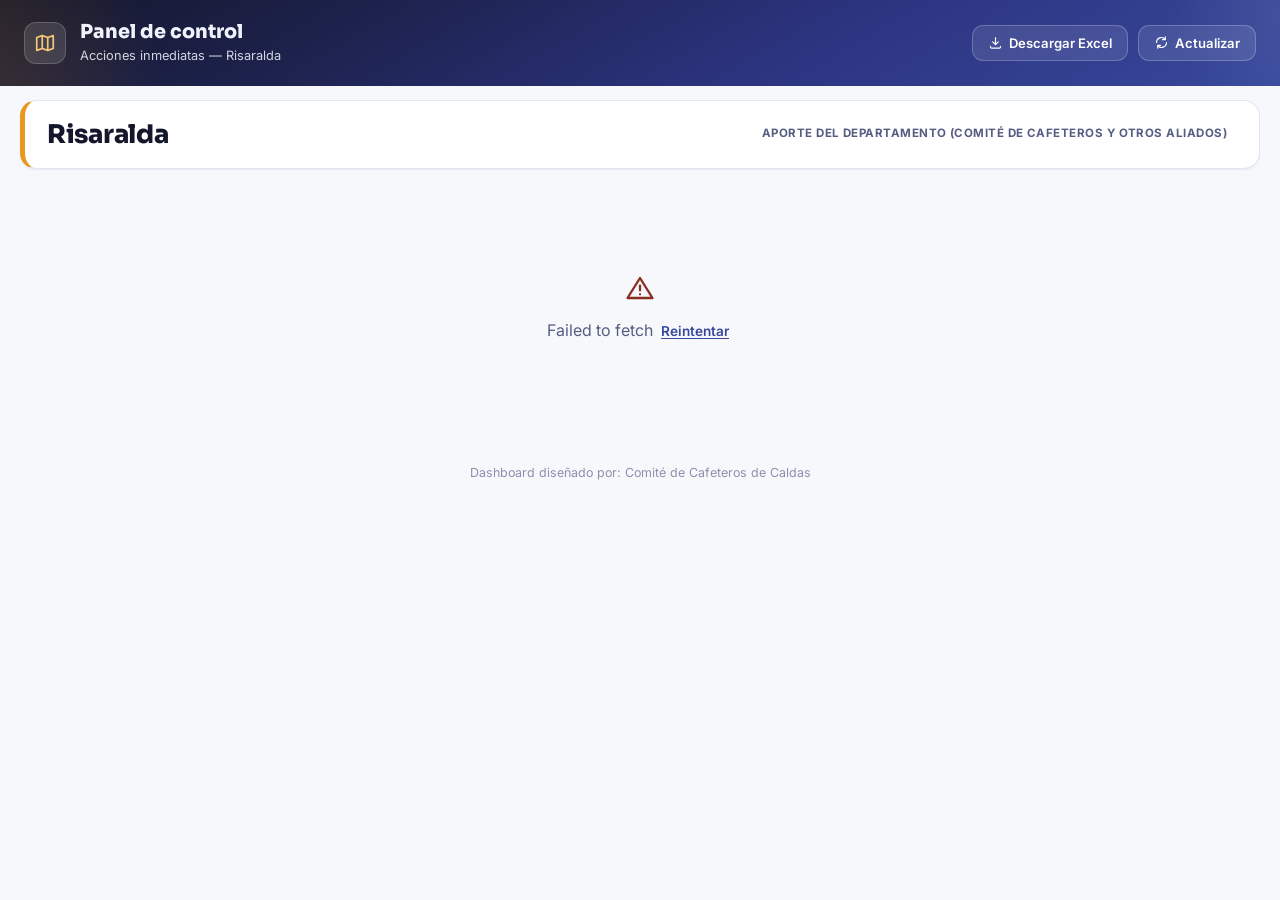
<file: dashboard-risaralda.html>
<!DOCTYPE html>
<html lang="es">
<head>
<meta charset="UTF-8" />
<meta name="viewport" content="width=device-width, initial-scale=1.0, maximum-scale=1" />
<title>Panel de control — Risaralda</title>
<link rel="icon" type="image/svg+xml" href="favicon.svg" />
<link rel="stylesheet" href="css/tokens.css" />
<link rel="stylesheet" href="css/formulario.css" />
<link rel="stylesheet" href="css/dashboard.css" />
</head>
<body class="cuerpo-panel">

<!-- ─── Sprite de íconos (SVG en línea, trazo único) ───────── -->
<svg style="display:none" aria-hidden="true">
  <symbol id="icono-mapa" viewBox="0 0 24 24">
    <path d="M9 4 3 6v14l6-2 6 2 6-2V4l-6 2-6-2Z" stroke-linejoin="round"/>
    <path d="M9 4v14M15 6v14"/>
  </symbol>
  <symbol id="icono-marcador" viewBox="0 0 24 24">
    <path d="M12 21s7-6.1 7-11.5a7 7 0 0 0-14 0C5 14.9 12 21 12 21Z"/>
    <circle cx="12" cy="9.5" r="2.4"/>
  </symbol>
  <symbol id="icono-mas" viewBox="0 0 24 24">
    <path d="M12 5v14M5 12h14"/>
  </symbol>
  <symbol id="icono-menos" viewBox="0 0 24 24">
    <path d="M5 12h14"/>
  </symbol>
  <symbol id="icono-x" viewBox="0 0 24 24">
    <path d="m6 6 12 12M18 6 6 18"/>
  </symbol>
  <symbol id="icono-basura" viewBox="0 0 24 24">
    <path d="M4 7h16"/>
    <path d="M9 7V5a1 1 0 0 1 1-1h4a1 1 0 0 1 1 1v2"/>
    <path d="M6 7l1 13a2 2 0 0 0 2 2h6a2 2 0 0 0 2-2l1-13"/>
    <path d="M10 11v6M14 11v6"/>
  </symbol>
  <symbol id="icono-alerta" viewBox="0 0 24 24">
    <path d="M12 4 22 20H2Z" stroke-linejoin="round"/>
    <path d="M12 10.2v3.6"/>
    <circle cx="12" cy="17" r="0.9" fill="currentColor" stroke="none"/>
  </symbol>
  <symbol id="icono-lapiz" viewBox="0 0 24 24">
    <path d="M17 3a2.85 2.83 0 1 1 4 4L7.5 20.5 2 22l1.5-5.5Z" stroke-linejoin="round"/>
  </symbol>
  <symbol id="icono-buscar" viewBox="0 0 24 24">
    <circle cx="11" cy="11" r="7"/>
    <path d="m21 21-4.3-4.3"/>
  </symbol>
  <symbol id="icono-refrescar" viewBox="0 0 24 24">
    <path d="M4 12a8 8 0 0 1 14-5.2M20 12a8 8 0 0 1-14 5.2"/>
    <path d="M18 3v4.4h-4.4M6 21v-4.4h4.4"/>
  </symbol>
  <symbol id="icono-orden" viewBox="0 0 24 24">
    <path d="M8 5v14M8 5 4.5 8.5M8 5l3.5 3.5"/>
    <path d="M16 19V5M16 19l3.5-3.5M16 19l-3.5-3.5"/>
  </symbol>
  <symbol id="icono-personas" viewBox="0 0 24 24">
    <circle cx="9" cy="8" r="3"/>
    <path d="M3.5 19.5a5.5 5.5 0 0 1 11 0"/>
    <circle cx="17" cy="9" r="2.4"/>
    <path d="M15.3 13.1a4.3 4.3 0 0 1 5.2 4.2"/>
  </symbol>
  <symbol id="icono-chevron" viewBox="0 0 24 24">
    <path d="m9 5 7 7-7 7"/>
  </symbol>
  <symbol id="icono-edificio" viewBox="0 0 24 24">
    <path d="M4 21V5a1 1 0 0 1 1-1h7a1 1 0 0 1 1 1v16"/>
    <path d="M13 10h6a1 1 0 0 1 1 1v10"/>
    <path d="M4 21h16"/>
    <path d="M8 8h1M8 12h1M8 16h1M16 14h1M16 18h1"/>
  </symbol>
  <symbol id="icono-enlace" viewBox="0 0 24 24">
    <path d="M9.5 14.5 14.5 9.5"/>
    <path d="M11 7.5 12.3 6.2a3.2 3.2 0 0 1 4.5 4.5L15.5 12"/>
    <path d="M13 16.5 11.7 17.8a3.2 3.2 0 0 1-4.5-4.5L8.5 12"/>
  </symbol>
  <symbol id="icono-descargar" viewBox="0 0 24 24">
    <path d="M12 4v11.4M7.5 11l4.5 4.5L16.5 11"/>
    <path d="M4 18v1a2 2 0 0 0 2 2h12a2 2 0 0 0 2-2v-1"/>
  </symbol>
</svg>

<div class="panel-shell">

  <!-- ─── Barra superior ──────────────────────────────────────── -->
  <header class="panel-header">
    <div class="panel-header-marca">
      <div class="panel-header-icono"><svg class="icono-svg" aria-hidden="true"><use href="#icono-mapa"/></svg></div>
      <div>
        <div class="panel-header-titulo">Panel de control</div>
        <div class="panel-header-sub">Acciones inmediatas — Risaralda</div>
      </div>
    </div>
    <div class="panel-header-acciones">
      <span class="panel-actualizado" id="panelActualizado"></span>
      <button type="button" class="btn-panel" id="btnDescargarExcel">
        <svg class="icono-svg" aria-hidden="true"><use href="#icono-descargar"/></svg>
        Descargar Excel
      </button>
      <button type="button" class="btn-panel" id="btnActualizar">
        <svg class="icono-svg" aria-hidden="true"><use href="#icono-refrescar"/></svg>
        Actualizar
      </button>
    </div>
  </header>

  <!-- ─── Título del departamento — solo en las páginas de departamento
       fijo (dashboard-<departamento>.html); en el consolidado queda oculto. -->
  <div class="departamento-titulo-bloque oculto" id="bloqueDepartamentoTitulo">
    <h1 class="departamento-titulo" id="departamentoTitulo"></h1>
    <div class="departamento-aporte">
      <span class="departamento-aporte-etiqueta">Aporte del departamento (Comité de Cafeteros y otros aliados)</span>
      <div class="departamento-aporte-chips" id="departamentoAporteChips"></div>
    </div>
  </div>

  <!-- ─── Pestañas por departamento ───────────────────────────── -->
  <nav class="panel-pestanas" id="panelPestanas" aria-label="Departamento"></nav>

  <!-- ─── Estado de carga / error ─────────────────────────────── -->
  <div id="panelCargando" class="panel-estado">
    <div class="spinner"></div>
    <p>Cargando información…</p>
  </div>
  <div id="panelError" class="panel-estado oculto">
    <svg class="icono-svg" aria-hidden="true"><use href="#icono-alerta"/></svg>
    <p><span id="panelErrorMensaje">No se pudo cargar la información.</span> <button type="button" class="btn-texto" id="btnReintentarCarga">Reintentar</button></p>
  </div>

  <!-- ─── Contenido ───────────────────────────────────────────── -->
  <main id="panelContenido" class="panel-contenido oculto">

    <!-- Enlaces por departamento — solo visible en la pestaña "Todos" -->
    <section class="tarjeta-panel bloque-enlaces oculto" id="bloqueEnlacesDepartamento">
      <div class="tarjeta-panel-cabeza">
        <h2>Enlaces por departamento</h2>
        <span class="tarjeta-panel-nota">Comparte cada enlace con el equipo de su departamento — abre el dashboard filtrado solo a esos datos</span>
      </div>
      <div id="listaEnlacesDepartamento" class="lista-enlaces-departamento"></div>
    </section>

    <!-- Filtros -->
    <section class="panel-filtros" aria-label="Filtros">
      <div class="campo-busqueda">
        <svg class="icono-svg" aria-hidden="true"><use href="#icono-buscar"/></svg>
        <input type="search" id="filtroTexto" placeholder="Buscar municipio, institución, sede, rector o reportante…" />
      </div>
      <select id="filtroMunicipio"><option value="">Todos los municipios</option></select>
      <select id="filtroAfectacion">
        <option value="">Toda afectación</option>
        <option value="Estructural">Estructural</option>
        <option value="Cubierta y techos">Cubierta y techos</option>
        <option value="Pisos y andenes">Pisos y andenes</option>
        <option value="Baterías sanitarias">Baterías sanitarias</option>
        <option value="Acueducto / agua potable">Acueducto / agua potable</option>
        <option value="Energía eléctrica">Energía eléctrica</option>
        <option value="Conectividad / internet">Conectividad / internet</option>
        <option value="Mobiliario y dotación">Mobiliario y dotación</option>
        <option value="Restaurante escolar / cocina">Restaurante escolar / cocina</option>
        <option value="Vías de acceso">Vías de acceso</option>
        <option value="Zonas deportivas">Zonas deportivas</option>
        <option value="Vivienda de docentes">Vivienda de docentes</option>
        <option value="Otra">Otra</option>
        <option value="Sin afectaciones">Sin afectaciones</option>
      </select>
      <select id="filtroAcciones">
        <option value="">Toda acción sugerida</option>
        <option value="Ruta de apoyo psicosocial y socioemocional para niños, docentes y familias">Ruta de apoyo psicosocial y socioemocional</option>
        <option value="Campamentos, carpas o aulas temporales con baterías sanitarias temporales">Campamentos/aulas temporales con baterías sanitarias</option>
        <option value="Reposición de mobiliario, guías y dotación de restaurante u otros elementos afectados">Reposición de mobiliario y dotación de restaurante</option>
        <option value="__otra__">Otra</option>
      </select>
      <button type="button" class="btn-texto" id="btnLimpiarFiltros">Limpiar filtros</button>
    </section>

    <!-- KPIs -->
    <section class="panel-kpis" aria-label="Indicadores generales">
      <div class="tarjeta-panel kpi-tile kpi-tile-municipios">
        <div class="kpi-icono"><svg class="icono-svg" aria-hidden="true"><use href="#icono-mapa"/></svg></div>
        <span class="kpi-etiqueta">Municipios reportados</span>
        <span class="kpi-numero" id="kpiMunicipios">0</span>
      </div>
      <div class="tarjeta-panel kpi-tile kpi-tile-instituciones">
        <div class="kpi-icono"><svg class="icono-svg" aria-hidden="true"><use href="#icono-edificio"/></svg></div>
        <span class="kpi-etiqueta">Instituciones educativas reportadas</span>
        <span class="kpi-numero" id="kpiInstituciones">0</span>
      </div>
      <div class="tarjeta-panel kpi-tile kpi-tile-sedes">
        <div class="kpi-icono"><svg class="icono-svg" aria-hidden="true"><use href="#icono-marcador"/></svg></div>
        <span class="kpi-etiqueta">Sedes educativas reportadas</span>
        <span class="kpi-numero" id="kpiSedes">0</span>
      </div>
      <div class="tarjeta-panel kpi-tile kpi-tile-estudiantes">
        <div class="kpi-icono"><svg class="icono-svg" aria-hidden="true"><use href="#icono-personas"/></svg></div>
        <span class="kpi-etiqueta">Estudiantes por atender</span>
        <span class="kpi-numero" id="kpiEstudiantes">0</span>
      </div>
    </section>

    <!-- Gráficos -->
    <section class="panel-graficos">
      <div class="tarjeta-panel" id="bloqueGraficoDepartamento">
        <div class="tarjeta-panel-cabeza">
          <h2>Sedes por departamento</h2>
          <span class="tarjeta-panel-nota">Click en una barra para ir a ese departamento</span>
        </div>
        <div id="graficoDepartamento" class="barras-horizontales"></div>
      </div>

      <div class="tarjeta-panel">
        <div class="tarjeta-panel-cabeza">
          <h2>Sedes por municipio</h2>
          <span class="tarjeta-panel-nota" id="notaMunicipios"></span>
        </div>
        <div id="graficoMunicipio" class="barras-horizontales"></div>
      </div>

      <div class="tarjeta-panel">
        <div class="tarjeta-panel-cabeza">
          <h2>Tipos de afectación</h2>
          <span class="tarjeta-panel-nota">Una sede puede tener varias — el total puede superar el número de sedes</span>
        </div>
        <div id="graficoAfectaciones" class="barras-horizontales"></div>
      </div>

      <div class="tarjeta-panel" id="bloqueGraficoAcciones">
        <div class="tarjeta-panel-cabeza">
          <h2>Acciones sugeridas</h2>
          <span class="tarjeta-panel-nota">Una sede puede tener varias</span>
        </div>
        <div id="graficoAcciones" class="barras-horizontales barras-acciones"></div>
      </div>

      <div class="tarjeta-panel" id="bloqueAporteDepartamento">
        <div class="tarjeta-panel-cabeza">
          <h2>Aporte del departamento (Comité de Cafeteros y otros aliados)</h2>
          <span class="tarjeta-panel-nota">Es un solo campo por envío — se muestra como etiqueta por departamento, no por sede</span>
        </div>
        <div id="aporteDepartamento" class="lista-aporte-departamento"></div>
      </div>
    </section>

    <!-- Tabla -->
    <section class="tarjeta-panel panel-tabla-wrap" id="panelTablaWrap">
      <div class="tarjeta-panel-cabeza">
        <h2>Todas las sedes</h2>
        <span class="tarjeta-panel-nota" id="notaTabla"></span>
      </div>
      <div class="tabla-scroll">
        <table class="tabla-panel tabla-registros" id="tablaRegistros">
          <thead>
            <tr>
              <th class="col-departamento" data-orden="departamento">Departamento <svg class="icono-svg icono-orden" aria-hidden="true"><use href="#icono-orden"/></svg></th>
              <th data-orden="municipio">Municipio <svg class="icono-svg icono-orden" aria-hidden="true"><use href="#icono-orden"/></svg></th>
              <th data-orden="institucion">Institución <svg class="icono-svg icono-orden" aria-hidden="true"><use href="#icono-orden"/></svg></th>
              <th data-orden="sede">Sede <svg class="icono-svg icono-orden" aria-hidden="true"><use href="#icono-orden"/></svg></th>
              <th data-orden="rector">Rector <svg class="icono-svg icono-orden" aria-hidden="true"><use href="#icono-orden"/></svg></th>
              <th data-orden="estudiantesNum">Estudiantes <svg class="icono-svg icono-orden" aria-hidden="true"><use href="#icono-orden"/></svg></th>
              <th class="col-aporte">Aporte del departamento<br><span class="th-sub">Comité de Cafeteros y otros aliados</span></th>
              <th class="col-ver" aria-hidden="true"></th>
            </tr>
          </thead>
          <tbody id="tablaRegistrosBody"></tbody>
        </table>
      </div>
      <p class="tabla-vacia oculto" id="tablaVacia">No hay sedes que coincidan con los filtros.</p>
    </section>

  </main>

  <div class="panel-footer">Dashboard diseñado por: Comité de Cafeteros de Caldas</div>
</div>

<!-- ─── Panel lateral de detalle / edición ─────────────────────── -->
<div id="panelDetalle" class="panel-detalle oculto">
  <div class="panel-detalle-fondo" data-role="detalle-cerrar"></div>
  <div class="panel-detalle-caja">
    <button type="button" class="panel-detalle-cerrar" data-role="detalle-cerrar" title="Cerrar">
      <svg class="icono-svg" aria-hidden="true"><use href="#icono-x"/></svg>
    </button>
    <div id="panelDetalleCuerpo"></div>
  </div>
</div>

<!-- ─── Template del formulario de edición de una sede ─────────── -->
<template id="tpl-editor-sede">
  <form class="form-editor" novalidate>
    <div class="campo">
      <label>Departamento <span class="req">*</span></label>
      <select class="control ed-departamento" required></select>
    </div>
    <div class="campo-fila">
      <div class="campo">
        <label>Municipio <span class="req">*</span></label>
        <input class="control ed-municipio" required />
      </div>
      <div class="campo">
        <label>Vereda</label>
        <input class="control ed-vereda" />
      </div>
    </div>
    <div class="campo">
      <label>Institución educativa <span class="req">*</span></label>
      <input class="control ed-institucion" required />
    </div>
    <div class="campo">
      <label>Sede <span class="req">*</span></label>
      <input class="control ed-sede" required />
    </div>

    <div class="campo">
      <label>Nombre del rector</label>
      <input class="control ed-rector" />
    </div>
    <div class="campo-fila">
      <div class="campo">
        <label>Teléfono del rector</label>
        <input class="control ed-rector-telefono" type="tel" />
      </div>
      <div class="campo">
        <label>Correo del rector</label>
        <input class="control ed-rector-correo" type="email" />
      </div>
    </div>

    <div class="campo">
      <label>Reportante <span class="req">*</span></label>
      <input class="control ed-reportante" required />
    </div>
    <div class="campo-fila">
      <div class="campo">
        <label>Correo del reportante</label>
        <input class="control ed-reportante-correo" type="email" />
      </div>
      <div class="campo">
        <label>Teléfono del reportante</label>
        <input class="control ed-reportante-telefono" type="tel" />
      </div>
    </div>

    <div class="campo">
      <label>Número de estudiantes</label>
      <div class="stepper">
        <button type="button" class="btn-restar" aria-label="Restar"><svg class="icono-svg"><use href="#icono-menos"></use></svg></button>
        <input class="control ed-estudiantes" type="number" min="0" step="1" placeholder="0" />
        <button type="button" class="btn-sumar" aria-label="Sumar"><svg class="icono-svg"><use href="#icono-mas"></use></svg></button>
      </div>
    </div>

    <div class="campo">
      <label>Afectaciones</label>
      <div class="chips ed-chips-afectacion">
        <button type="button" class="chip" data-valor="Estructural">Estructural</button>
        <button type="button" class="chip" data-valor="Cubierta y techos">Cubierta y techos</button>
        <button type="button" class="chip" data-valor="Pisos y andenes">Pisos y andenes</button>
        <button type="button" class="chip" data-valor="Baterías sanitarias">Baterías sanitarias</button>
        <button type="button" class="chip" data-valor="Acueducto / agua potable">Acueducto / agua potable</button>
        <button type="button" class="chip" data-valor="Energía eléctrica">Energía eléctrica</button>
        <button type="button" class="chip" data-valor="Conectividad / internet">Conectividad / internet</button>
        <button type="button" class="chip" data-valor="Mobiliario y dotación">Mobiliario y dotación</button>
        <button type="button" class="chip" data-valor="Restaurante escolar / cocina">Restaurante escolar / cocina</button>
        <button type="button" class="chip" data-valor="Vías de acceso">Vías de acceso</button>
        <button type="button" class="chip" data-valor="Zonas deportivas">Zonas deportivas</button>
        <button type="button" class="chip" data-valor="Vivienda de docentes">Vivienda de docentes</button>
        <button type="button" class="chip" data-valor="Otra">Otra</button>
        <button type="button" class="chip" data-valor="Sin afectaciones" data-sin-afectaciones>Sin afectaciones</button>
      </div>
    </div>

    <div class="campo">
      <label>Descripción de las afectaciones</label>
      <textarea class="control ed-descripcion"></textarea>
    </div>

    <div class="campo">
      <label>Acciones sugeridas</label>
      <div class="chips ed-chips-acciones">
        <button type="button" class="chip chip-accion" data-valor="Ruta de apoyo psicosocial y socioemocional para niños, docentes y familias">Ruta de apoyo psicosocial y socioemocional (niños, docentes y familias)</button>
        <button type="button" class="chip chip-accion" data-valor="Campamentos, carpas o aulas temporales con baterías sanitarias temporales">Campamentos, carpas o aulas temporales con baterías sanitarias</button>
        <button type="button" class="chip chip-accion" data-valor="Reposición de mobiliario, guías y dotación de restaurante u otros elementos afectados">Reposición de mobiliario, guías y dotación de restaurante</button>
        <button type="button" class="chip chip-accion" data-valor="Otra" data-chip-otra>Otra</button>
      </div>
      <div class="campo-accion-otra oculto">
        <textarea class="control ed-accion-otra" placeholder="Describe la otra acción inmediata…"></textarea>
      </div>
    </div>

    <div class="campo">
      <label>Aporte del departamento</label>
      <div class="chips ed-chips-aporte">
        <button type="button" class="chip" data-valor="Especie">Especie</button>
        <button type="button" class="chip" data-valor="Capacidad">Capacidad</button>
        <button type="button" class="chip" data-valor="Recurso económico">Recurso económico</button>
      </div>
    </div>

    <div class="editor-acciones">
      <button type="button" class="btn btn-secundario ed-cancelar">Cancelar</button>
      <button type="submit" class="btn btn-primario ed-guardar">Guardar cambios</button>
    </div>
  </form>
</template>

<!-- Departamento fijo de esta página — el token de acceso se lee de la
     URL (?t=), nunca queda escrito aquí. Esta página NO carga
     js/dashboard-tokens.js: su código fuente nunca expone los tokens de
     los otros 3 departamentos. -->
<script>window.DASHBOARD_FIJO = { departamento: 'Risaralda' };</script>
<script src="js/texto.js"></script>
<script src="js/catalogo.js"></script>
<script src="js/config.js"></script>
<script src="js/dashboard.js"></script>
</body>
</html>
</file>
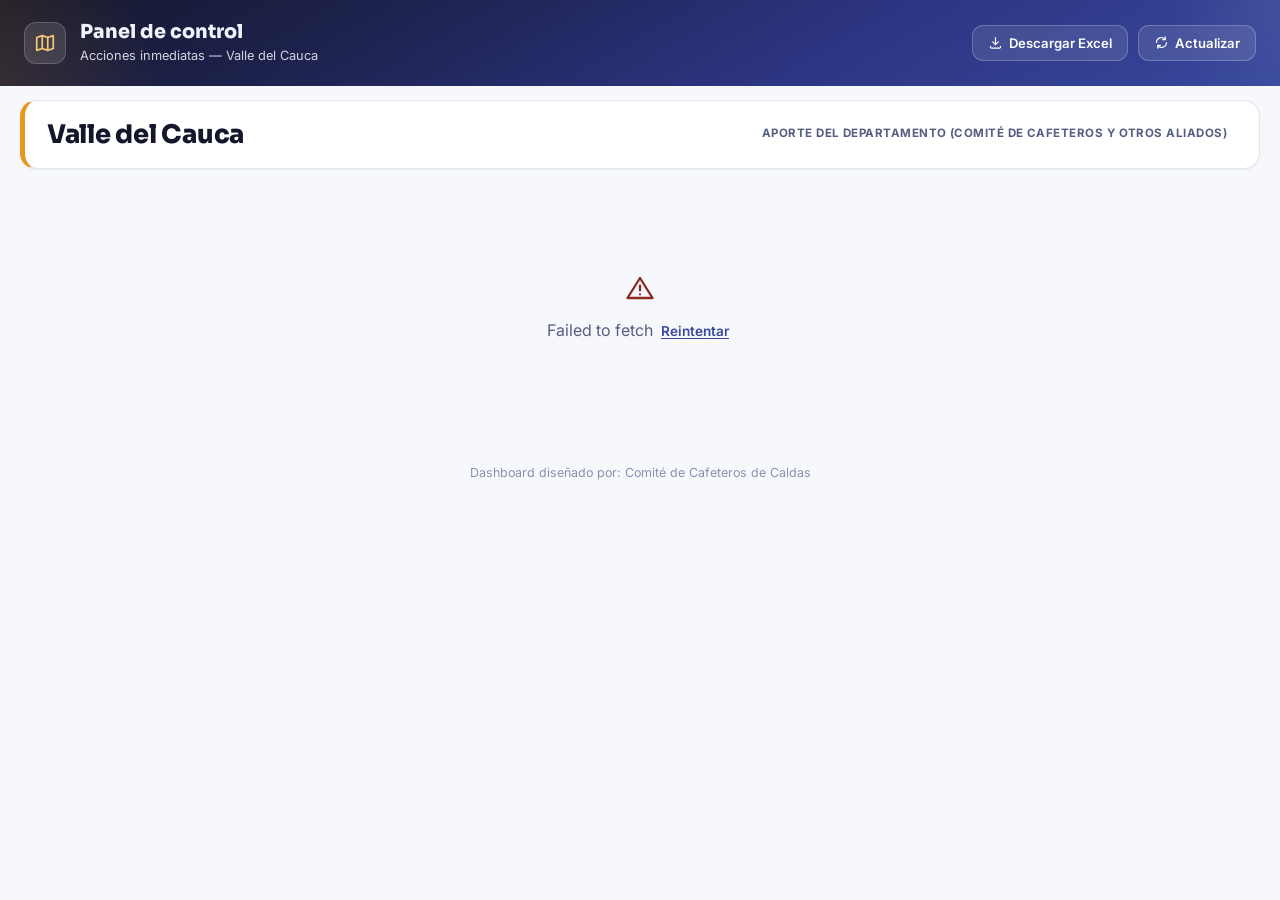
<file: dashboard-valle-del-cauca.html>
<!DOCTYPE html>
<html lang="es">
<head>
<meta charset="UTF-8" />
<meta name="viewport" content="width=device-width, initial-scale=1.0, maximum-scale=1" />
<title>Panel de control — Valle del Cauca</title>
<link rel="icon" type="image/svg+xml" href="favicon.svg" />
<link rel="stylesheet" href="css/tokens.css" />
<link rel="stylesheet" href="css/formulario.css" />
<link rel="stylesheet" href="css/dashboard.css" />
</head>
<body class="cuerpo-panel">

<!-- ─── Sprite de íconos (SVG en línea, trazo único) ───────── -->
<svg style="display:none" aria-hidden="true">
  <symbol id="icono-mapa" viewBox="0 0 24 24">
    <path d="M9 4 3 6v14l6-2 6 2 6-2V4l-6 2-6-2Z" stroke-linejoin="round"/>
    <path d="M9 4v14M15 6v14"/>
  </symbol>
  <symbol id="icono-marcador" viewBox="0 0 24 24">
    <path d="M12 21s7-6.1 7-11.5a7 7 0 0 0-14 0C5 14.9 12 21 12 21Z"/>
    <circle cx="12" cy="9.5" r="2.4"/>
  </symbol>
  <symbol id="icono-mas" viewBox="0 0 24 24">
    <path d="M12 5v14M5 12h14"/>
  </symbol>
  <symbol id="icono-menos" viewBox="0 0 24 24">
    <path d="M5 12h14"/>
  </symbol>
  <symbol id="icono-x" viewBox="0 0 24 24">
    <path d="m6 6 12 12M18 6 6 18"/>
  </symbol>
  <symbol id="icono-basura" viewBox="0 0 24 24">
    <path d="M4 7h16"/>
    <path d="M9 7V5a1 1 0 0 1 1-1h4a1 1 0 0 1 1 1v2"/>
    <path d="M6 7l1 13a2 2 0 0 0 2 2h6a2 2 0 0 0 2-2l1-13"/>
    <path d="M10 11v6M14 11v6"/>
  </symbol>
  <symbol id="icono-alerta" viewBox="0 0 24 24">
    <path d="M12 4 22 20H2Z" stroke-linejoin="round"/>
    <path d="M12 10.2v3.6"/>
    <circle cx="12" cy="17" r="0.9" fill="currentColor" stroke="none"/>
  </symbol>
  <symbol id="icono-lapiz" viewBox="0 0 24 24">
    <path d="M17 3a2.85 2.83 0 1 1 4 4L7.5 20.5 2 22l1.5-5.5Z" stroke-linejoin="round"/>
  </symbol>
  <symbol id="icono-buscar" viewBox="0 0 24 24">
    <circle cx="11" cy="11" r="7"/>
    <path d="m21 21-4.3-4.3"/>
  </symbol>
  <symbol id="icono-refrescar" viewBox="0 0 24 24">
    <path d="M4 12a8 8 0 0 1 14-5.2M20 12a8 8 0 0 1-14 5.2"/>
    <path d="M18 3v4.4h-4.4M6 21v-4.4h4.4"/>
  </symbol>
  <symbol id="icono-orden" viewBox="0 0 24 24">
    <path d="M8 5v14M8 5 4.5 8.5M8 5l3.5 3.5"/>
    <path d="M16 19V5M16 19l3.5-3.5M16 19l-3.5-3.5"/>
  </symbol>
  <symbol id="icono-personas" viewBox="0 0 24 24">
    <circle cx="9" cy="8" r="3"/>
    <path d="M3.5 19.5a5.5 5.5 0 0 1 11 0"/>
    <circle cx="17" cy="9" r="2.4"/>
    <path d="M15.3 13.1a4.3 4.3 0 0 1 5.2 4.2"/>
  </symbol>
  <symbol id="icono-chevron" viewBox="0 0 24 24">
    <path d="m9 5 7 7-7 7"/>
  </symbol>
  <symbol id="icono-edificio" viewBox="0 0 24 24">
    <path d="M4 21V5a1 1 0 0 1 1-1h7a1 1 0 0 1 1 1v16"/>
    <path d="M13 10h6a1 1 0 0 1 1 1v10"/>
    <path d="M4 21h16"/>
    <path d="M8 8h1M8 12h1M8 16h1M16 14h1M16 18h1"/>
  </symbol>
  <symbol id="icono-enlace" viewBox="0 0 24 24">
    <path d="M9.5 14.5 14.5 9.5"/>
    <path d="M11 7.5 12.3 6.2a3.2 3.2 0 0 1 4.5 4.5L15.5 12"/>
    <path d="M13 16.5 11.7 17.8a3.2 3.2 0 0 1-4.5-4.5L8.5 12"/>
  </symbol>
  <symbol id="icono-descargar" viewBox="0 0 24 24">
    <path d="M12 4v11.4M7.5 11l4.5 4.5L16.5 11"/>
    <path d="M4 18v1a2 2 0 0 0 2 2h12a2 2 0 0 0 2-2v-1"/>
  </symbol>
</svg>

<div class="panel-shell">

  <!-- ─── Barra superior ──────────────────────────────────────── -->
  <header class="panel-header">
    <div class="panel-header-marca">
      <div class="panel-header-icono"><svg class="icono-svg" aria-hidden="true"><use href="#icono-mapa"/></svg></div>
      <div>
        <div class="panel-header-titulo">Panel de control</div>
        <div class="panel-header-sub">Acciones inmediatas — Valle del Cauca</div>
      </div>
    </div>
    <div class="panel-header-acciones">
      <span class="panel-actualizado" id="panelActualizado"></span>
      <button type="button" class="btn-panel" id="btnDescargarExcel">
        <svg class="icono-svg" aria-hidden="true"><use href="#icono-descargar"/></svg>
        Descargar Excel
      </button>
      <button type="button" class="btn-panel" id="btnActualizar">
        <svg class="icono-svg" aria-hidden="true"><use href="#icono-refrescar"/></svg>
        Actualizar
      </button>
    </div>
  </header>

  <!-- ─── Título del departamento — solo en las páginas de departamento
       fijo (dashboard-<departamento>.html); en el consolidado queda oculto. -->
  <div class="departamento-titulo-bloque oculto" id="bloqueDepartamentoTitulo">
    <h1 class="departamento-titulo" id="departamentoTitulo"></h1>
    <div class="departamento-aporte">
      <span class="departamento-aporte-etiqueta">Aporte del departamento (Comité de Cafeteros y otros aliados)</span>
      <div class="departamento-aporte-chips" id="departamentoAporteChips"></div>
    </div>
  </div>

  <!-- ─── Pestañas por departamento ───────────────────────────── -->
  <nav class="panel-pestanas" id="panelPestanas" aria-label="Departamento"></nav>

  <!-- ─── Estado de carga / error ─────────────────────────────── -->
  <div id="panelCargando" class="panel-estado">
    <div class="spinner"></div>
    <p>Cargando información…</p>
  </div>
  <div id="panelError" class="panel-estado oculto">
    <svg class="icono-svg" aria-hidden="true"><use href="#icono-alerta"/></svg>
    <p><span id="panelErrorMensaje">No se pudo cargar la información.</span> <button type="button" class="btn-texto" id="btnReintentarCarga">Reintentar</button></p>
  </div>

  <!-- ─── Contenido ───────────────────────────────────────────── -->
  <main id="panelContenido" class="panel-contenido oculto">

    <!-- Enlaces por departamento — solo visible en la pestaña "Todos" -->
    <section class="tarjeta-panel bloque-enlaces oculto" id="bloqueEnlacesDepartamento">
      <div class="tarjeta-panel-cabeza">
        <h2>Enlaces por departamento</h2>
        <span class="tarjeta-panel-nota">Comparte cada enlace con el equipo de su departamento — abre el dashboard filtrado solo a esos datos</span>
      </div>
      <div id="listaEnlacesDepartamento" class="lista-enlaces-departamento"></div>
    </section>

    <!-- Filtros -->
    <section class="panel-filtros" aria-label="Filtros">
      <div class="campo-busqueda">
        <svg class="icono-svg" aria-hidden="true"><use href="#icono-buscar"/></svg>
        <input type="search" id="filtroTexto" placeholder="Buscar municipio, institución, sede, rector o reportante…" />
      </div>
      <select id="filtroMunicipio"><option value="">Todos los municipios</option></select>
      <select id="filtroAfectacion">
        <option value="">Toda afectación</option>
        <option value="Estructural">Estructural</option>
        <option value="Cubierta y techos">Cubierta y techos</option>
        <option value="Pisos y andenes">Pisos y andenes</option>
        <option value="Baterías sanitarias">Baterías sanitarias</option>
        <option value="Acueducto / agua potable">Acueducto / agua potable</option>
        <option value="Energía eléctrica">Energía eléctrica</option>
        <option value="Conectividad / internet">Conectividad / internet</option>
        <option value="Mobiliario y dotación">Mobiliario y dotación</option>
        <option value="Restaurante escolar / cocina">Restaurante escolar / cocina</option>
        <option value="Vías de acceso">Vías de acceso</option>
        <option value="Zonas deportivas">Zonas deportivas</option>
        <option value="Vivienda de docentes">Vivienda de docentes</option>
        <option value="Otra">Otra</option>
        <option value="Sin afectaciones">Sin afectaciones</option>
      </select>
      <select id="filtroAcciones">
        <option value="">Toda acción sugerida</option>
        <option value="Ruta de apoyo psicosocial y socioemocional para niños, docentes y familias">Ruta de apoyo psicosocial y socioemocional</option>
        <option value="Campamentos, carpas o aulas temporales con baterías sanitarias temporales">Campamentos/aulas temporales con baterías sanitarias</option>
        <option value="Reposición de mobiliario, guías y dotación de restaurante u otros elementos afectados">Reposición de mobiliario y dotación de restaurante</option>
        <option value="__otra__">Otra</option>
      </select>
      <button type="button" class="btn-texto" id="btnLimpiarFiltros">Limpiar filtros</button>
    </section>

    <!-- KPIs -->
    <section class="panel-kpis" aria-label="Indicadores generales">
      <div class="tarjeta-panel kpi-tile kpi-tile-municipios">
        <div class="kpi-icono"><svg class="icono-svg" aria-hidden="true"><use href="#icono-mapa"/></svg></div>
        <span class="kpi-etiqueta">Municipios reportados</span>
        <span class="kpi-numero" id="kpiMunicipios">0</span>
      </div>
      <div class="tarjeta-panel kpi-tile kpi-tile-instituciones">
        <div class="kpi-icono"><svg class="icono-svg" aria-hidden="true"><use href="#icono-edificio"/></svg></div>
        <span class="kpi-etiqueta">Instituciones educativas reportadas</span>
        <span class="kpi-numero" id="kpiInstituciones">0</span>
      </div>
      <div class="tarjeta-panel kpi-tile kpi-tile-sedes">
        <div class="kpi-icono"><svg class="icono-svg" aria-hidden="true"><use href="#icono-marcador"/></svg></div>
        <span class="kpi-etiqueta">Sedes educativas reportadas</span>
        <span class="kpi-numero" id="kpiSedes">0</span>
      </div>
      <div class="tarjeta-panel kpi-tile kpi-tile-estudiantes">
        <div class="kpi-icono"><svg class="icono-svg" aria-hidden="true"><use href="#icono-personas"/></svg></div>
        <span class="kpi-etiqueta">Estudiantes por atender</span>
        <span class="kpi-numero" id="kpiEstudiantes">0</span>
      </div>
    </section>

    <!-- Gráficos -->
    <section class="panel-graficos">
      <div class="tarjeta-panel" id="bloqueGraficoDepartamento">
        <div class="tarjeta-panel-cabeza">
          <h2>Sedes por departamento</h2>
          <span class="tarjeta-panel-nota">Click en una barra para ir a ese departamento</span>
        </div>
        <div id="graficoDepartamento" class="barras-horizontales"></div>
      </div>

      <div class="tarjeta-panel">
        <div class="tarjeta-panel-cabeza">
          <h2>Sedes por municipio</h2>
          <span class="tarjeta-panel-nota" id="notaMunicipios"></span>
        </div>
        <div id="graficoMunicipio" class="barras-horizontales"></div>
      </div>

      <div class="tarjeta-panel">
        <div class="tarjeta-panel-cabeza">
          <h2>Tipos de afectación</h2>
          <span class="tarjeta-panel-nota">Una sede puede tener varias — el total puede superar el número de sedes</span>
        </div>
        <div id="graficoAfectaciones" class="barras-horizontales"></div>
      </div>

      <div class="tarjeta-panel" id="bloqueGraficoAcciones">
        <div class="tarjeta-panel-cabeza">
          <h2>Acciones sugeridas</h2>
          <span class="tarjeta-panel-nota">Una sede puede tener varias</span>
        </div>
        <div id="graficoAcciones" class="barras-horizontales barras-acciones"></div>
      </div>

      <div class="tarjeta-panel" id="bloqueAporteDepartamento">
        <div class="tarjeta-panel-cabeza">
          <h2>Aporte del departamento (Comité de Cafeteros y otros aliados)</h2>
          <span class="tarjeta-panel-nota">Es un solo campo por envío — se muestra como etiqueta por departamento, no por sede</span>
        </div>
        <div id="aporteDepartamento" class="lista-aporte-departamento"></div>
      </div>
    </section>

    <!-- Tabla -->
    <section class="tarjeta-panel panel-tabla-wrap" id="panelTablaWrap">
      <div class="tarjeta-panel-cabeza">
        <h2>Todas las sedes</h2>
        <span class="tarjeta-panel-nota" id="notaTabla"></span>
      </div>
      <div class="tabla-scroll">
        <table class="tabla-panel tabla-registros" id="tablaRegistros">
          <thead>
            <tr>
              <th class="col-departamento" data-orden="departamento">Departamento <svg class="icono-svg icono-orden" aria-hidden="true"><use href="#icono-orden"/></svg></th>
              <th data-orden="municipio">Municipio <svg class="icono-svg icono-orden" aria-hidden="true"><use href="#icono-orden"/></svg></th>
              <th data-orden="institucion">Institución <svg class="icono-svg icono-orden" aria-hidden="true"><use href="#icono-orden"/></svg></th>
              <th data-orden="sede">Sede <svg class="icono-svg icono-orden" aria-hidden="true"><use href="#icono-orden"/></svg></th>
              <th data-orden="rector">Rector <svg class="icono-svg icono-orden" aria-hidden="true"><use href="#icono-orden"/></svg></th>
              <th data-orden="estudiantesNum">Estudiantes <svg class="icono-svg icono-orden" aria-hidden="true"><use href="#icono-orden"/></svg></th>
              <th class="col-aporte">Aporte del departamento<br><span class="th-sub">Comité de Cafeteros y otros aliados</span></th>
              <th class="col-ver" aria-hidden="true"></th>
            </tr>
          </thead>
          <tbody id="tablaRegistrosBody"></tbody>
        </table>
      </div>
      <p class="tabla-vacia oculto" id="tablaVacia">No hay sedes que coincidan con los filtros.</p>
    </section>

  </main>

  <div class="panel-footer">Dashboard diseñado por: Comité de Cafeteros de Caldas</div>
</div>

<!-- ─── Panel lateral de detalle / edición ─────────────────────── -->
<div id="panelDetalle" class="panel-detalle oculto">
  <div class="panel-detalle-fondo" data-role="detalle-cerrar"></div>
  <div class="panel-detalle-caja">
    <button type="button" class="panel-detalle-cerrar" data-role="detalle-cerrar" title="Cerrar">
      <svg class="icono-svg" aria-hidden="true"><use href="#icono-x"/></svg>
    </button>
    <div id="panelDetalleCuerpo"></div>
  </div>
</div>

<!-- ─── Template del formulario de edición de una sede ─────────── -->
<template id="tpl-editor-sede">
  <form class="form-editor" novalidate>
    <div class="campo">
      <label>Departamento <span class="req">*</span></label>
      <select class="control ed-departamento" required></select>
    </div>
    <div class="campo-fila">
      <div class="campo">
        <label>Municipio <span class="req">*</span></label>
        <input class="control ed-municipio" required />
      </div>
      <div class="campo">
        <label>Vereda</label>
        <input class="control ed-vereda" />
      </div>
    </div>
    <div class="campo">
      <label>Institución educativa <span class="req">*</span></label>
      <input class="control ed-institucion" required />
    </div>
    <div class="campo">
      <label>Sede <span class="req">*</span></label>
      <input class="control ed-sede" required />
    </div>

    <div class="campo">
      <label>Nombre del rector</label>
      <input class="control ed-rector" />
    </div>
    <div class="campo-fila">
      <div class="campo">
        <label>Teléfono del rector</label>
        <input class="control ed-rector-telefono" type="tel" />
      </div>
      <div class="campo">
        <label>Correo del rector</label>
        <input class="control ed-rector-correo" type="email" />
      </div>
    </div>

    <div class="campo">
      <label>Reportante <span class="req">*</span></label>
      <input class="control ed-reportante" required />
    </div>
    <div class="campo-fila">
      <div class="campo">
        <label>Correo del reportante</label>
        <input class="control ed-reportante-correo" type="email" />
      </div>
      <div class="campo">
        <label>Teléfono del reportante</label>
        <input class="control ed-reportante-telefono" type="tel" />
      </div>
    </div>

    <div class="campo">
      <label>Número de estudiantes</label>
      <div class="stepper">
        <button type="button" class="btn-restar" aria-label="Restar"><svg class="icono-svg"><use href="#icono-menos"></use></svg></button>
        <input class="control ed-estudiantes" type="number" min="0" step="1" placeholder="0" />
        <button type="button" class="btn-sumar" aria-label="Sumar"><svg class="icono-svg"><use href="#icono-mas"></use></svg></button>
      </div>
    </div>

    <div class="campo">
      <label>Afectaciones</label>
      <div class="chips ed-chips-afectacion">
        <button type="button" class="chip" data-valor="Estructural">Estructural</button>
        <button type="button" class="chip" data-valor="Cubierta y techos">Cubierta y techos</button>
        <button type="button" class="chip" data-valor="Pisos y andenes">Pisos y andenes</button>
        <button type="button" class="chip" data-valor="Baterías sanitarias">Baterías sanitarias</button>
        <button type="button" class="chip" data-valor="Acueducto / agua potable">Acueducto / agua potable</button>
        <button type="button" class="chip" data-valor="Energía eléctrica">Energía eléctrica</button>
        <button type="button" class="chip" data-valor="Conectividad / internet">Conectividad / internet</button>
        <button type="button" class="chip" data-valor="Mobiliario y dotación">Mobiliario y dotación</button>
        <button type="button" class="chip" data-valor="Restaurante escolar / cocina">Restaurante escolar / cocina</button>
        <button type="button" class="chip" data-valor="Vías de acceso">Vías de acceso</button>
        <button type="button" class="chip" data-valor="Zonas deportivas">Zonas deportivas</button>
        <button type="button" class="chip" data-valor="Vivienda de docentes">Vivienda de docentes</button>
        <button type="button" class="chip" data-valor="Otra">Otra</button>
        <button type="button" class="chip" data-valor="Sin afectaciones" data-sin-afectaciones>Sin afectaciones</button>
      </div>
    </div>

    <div class="campo">
      <label>Descripción de las afectaciones</label>
      <textarea class="control ed-descripcion"></textarea>
    </div>

    <div class="campo">
      <label>Acciones sugeridas</label>
      <div class="chips ed-chips-acciones">
        <button type="button" class="chip chip-accion" data-valor="Ruta de apoyo psicosocial y socioemocional para niños, docentes y familias">Ruta de apoyo psicosocial y socioemocional (niños, docentes y familias)</button>
        <button type="button" class="chip chip-accion" data-valor="Campamentos, carpas o aulas temporales con baterías sanitarias temporales">Campamentos, carpas o aulas temporales con baterías sanitarias</button>
        <button type="button" class="chip chip-accion" data-valor="Reposición de mobiliario, guías y dotación de restaurante u otros elementos afectados">Reposición de mobiliario, guías y dotación de restaurante</button>
        <button type="button" class="chip chip-accion" data-valor="Otra" data-chip-otra>Otra</button>
      </div>
      <div class="campo-accion-otra oculto">
        <textarea class="control ed-accion-otra" placeholder="Describe la otra acción inmediata…"></textarea>
      </div>
    </div>

    <div class="campo">
      <label>Aporte del departamento</label>
      <div class="chips ed-chips-aporte">
        <button type="button" class="chip" data-valor="Especie">Especie</button>
        <button type="button" class="chip" data-valor="Capacidad">Capacidad</button>
        <button type="button" class="chip" data-valor="Recurso económico">Recurso económico</button>
      </div>
    </div>

    <div class="editor-acciones">
      <button type="button" class="btn btn-secundario ed-cancelar">Cancelar</button>
      <button type="submit" class="btn btn-primario ed-guardar">Guardar cambios</button>
    </div>
  </form>
</template>

<!-- Departamento fijo de esta página — el token de acceso se lee de la
     URL (?t=), nunca queda escrito aquí. Esta página NO carga
     js/dashboard-tokens.js: su código fuente nunca expone los tokens de
     los otros 3 departamentos. -->
<script>window.DASHBOARD_FIJO = { departamento: 'Valle del Cauca' };</script>
<script src="js/texto.js"></script>
<script src="js/catalogo.js"></script>
<script src="js/config.js"></script>
<script src="js/dashboard.js"></script>
</body>
</html>
</file>
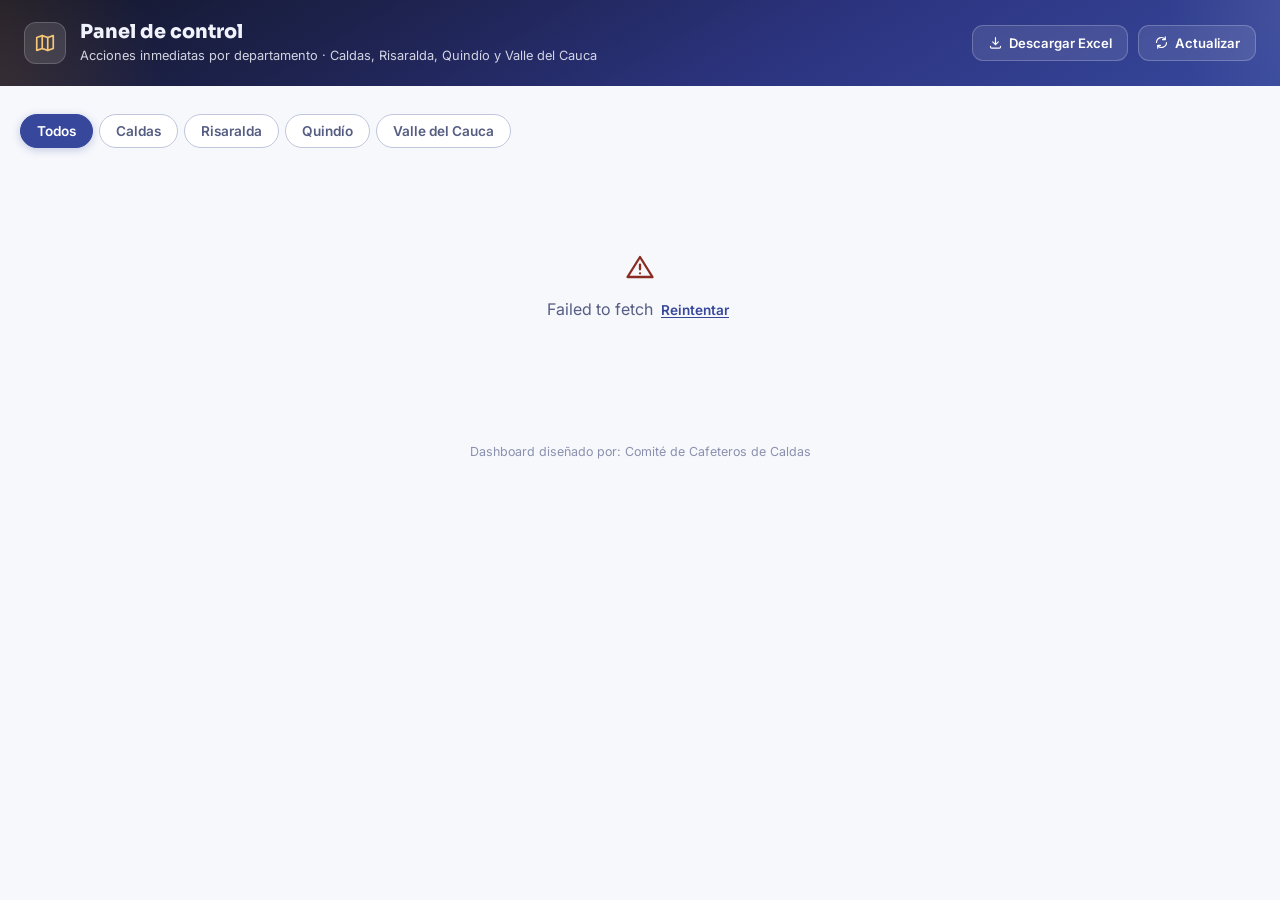
<file: dashboard.html>
<!DOCTYPE html>
<html lang="es">
<head>
<meta charset="UTF-8" />
<meta name="viewport" content="width=device-width, initial-scale=1.0, maximum-scale=1" />
<title>Panel de control — Acciones inmediatas por departamento</title>
<link rel="icon" type="image/svg+xml" href="favicon.svg" />
<link rel="stylesheet" href="css/tokens.css" />
<link rel="stylesheet" href="css/formulario.css" />
<link rel="stylesheet" href="css/dashboard.css" />
</head>
<body class="cuerpo-panel">

<!-- ─── Sprite de íconos (SVG en línea, trazo único) ───────── -->
<svg style="display:none" aria-hidden="true">
  <symbol id="icono-mapa" viewBox="0 0 24 24">
    <path d="M9 4 3 6v14l6-2 6 2 6-2V4l-6 2-6-2Z" stroke-linejoin="round"/>
    <path d="M9 4v14M15 6v14"/>
  </symbol>
  <symbol id="icono-marcador" viewBox="0 0 24 24">
    <path d="M12 21s7-6.1 7-11.5a7 7 0 0 0-14 0C5 14.9 12 21 12 21Z"/>
    <circle cx="12" cy="9.5" r="2.4"/>
  </symbol>
  <symbol id="icono-mas" viewBox="0 0 24 24">
    <path d="M12 5v14M5 12h14"/>
  </symbol>
  <symbol id="icono-menos" viewBox="0 0 24 24">
    <path d="M5 12h14"/>
  </symbol>
  <symbol id="icono-x" viewBox="0 0 24 24">
    <path d="m6 6 12 12M18 6 6 18"/>
  </symbol>
  <symbol id="icono-basura" viewBox="0 0 24 24">
    <path d="M4 7h16"/>
    <path d="M9 7V5a1 1 0 0 1 1-1h4a1 1 0 0 1 1 1v2"/>
    <path d="M6 7l1 13a2 2 0 0 0 2 2h6a2 2 0 0 0 2-2l1-13"/>
    <path d="M10 11v6M14 11v6"/>
  </symbol>
  <symbol id="icono-alerta" viewBox="0 0 24 24">
    <path d="M12 4 22 20H2Z" stroke-linejoin="round"/>
    <path d="M12 10.2v3.6"/>
    <circle cx="12" cy="17" r="0.9" fill="currentColor" stroke="none"/>
  </symbol>
  <symbol id="icono-lapiz" viewBox="0 0 24 24">
    <path d="M17 3a2.85 2.83 0 1 1 4 4L7.5 20.5 2 22l1.5-5.5Z" stroke-linejoin="round"/>
  </symbol>
  <symbol id="icono-buscar" viewBox="0 0 24 24">
    <circle cx="11" cy="11" r="7"/>
    <path d="m21 21-4.3-4.3"/>
  </symbol>
  <symbol id="icono-refrescar" viewBox="0 0 24 24">
    <path d="M4 12a8 8 0 0 1 14-5.2M20 12a8 8 0 0 1-14 5.2"/>
    <path d="M18 3v4.4h-4.4M6 21v-4.4h4.4"/>
  </symbol>
  <symbol id="icono-orden" viewBox="0 0 24 24">
    <path d="M8 5v14M8 5 4.5 8.5M8 5l3.5 3.5"/>
    <path d="M16 19V5M16 19l3.5-3.5M16 19l-3.5-3.5"/>
  </symbol>
  <symbol id="icono-personas" viewBox="0 0 24 24">
    <circle cx="9" cy="8" r="3"/>
    <path d="M3.5 19.5a5.5 5.5 0 0 1 11 0"/>
    <circle cx="17" cy="9" r="2.4"/>
    <path d="M15.3 13.1a4.3 4.3 0 0 1 5.2 4.2"/>
  </symbol>
  <symbol id="icono-chevron" viewBox="0 0 24 24">
    <path d="m9 5 7 7-7 7"/>
  </symbol>
  <symbol id="icono-edificio" viewBox="0 0 24 24">
    <path d="M4 21V5a1 1 0 0 1 1-1h7a1 1 0 0 1 1 1v16"/>
    <path d="M13 10h6a1 1 0 0 1 1 1v10"/>
    <path d="M4 21h16"/>
    <path d="M8 8h1M8 12h1M8 16h1M16 14h1M16 18h1"/>
  </symbol>
  <symbol id="icono-enlace" viewBox="0 0 24 24">
    <path d="M9.5 14.5 14.5 9.5"/>
    <path d="M11 7.5 12.3 6.2a3.2 3.2 0 0 1 4.5 4.5L15.5 12"/>
    <path d="M13 16.5 11.7 17.8a3.2 3.2 0 0 1-4.5-4.5L8.5 12"/>
  </symbol>
  <symbol id="icono-descargar" viewBox="0 0 24 24">
    <path d="M12 4v11.4M7.5 11l4.5 4.5L16.5 11"/>
    <path d="M4 18v1a2 2 0 0 0 2 2h12a2 2 0 0 0 2-2v-1"/>
  </symbol>
</svg>

<div class="panel-shell">

  <!-- ─── Barra superior ──────────────────────────────────────── -->
  <header class="panel-header">
    <div class="panel-header-marca">
      <div class="panel-header-icono"><svg class="icono-svg" aria-hidden="true"><use href="#icono-mapa"/></svg></div>
      <div>
        <div class="panel-header-titulo">Panel de control</div>
        <div class="panel-header-sub">Acciones inmediatas por departamento · Caldas, Risaralda, Quindío y Valle del Cauca</div>
      </div>
    </div>
    <div class="panel-header-acciones">
      <span class="panel-actualizado" id="panelActualizado"></span>
      <button type="button" class="btn-panel" id="btnDescargarExcel">
        <svg class="icono-svg" aria-hidden="true"><use href="#icono-descargar"/></svg>
        Descargar Excel
      </button>
      <button type="button" class="btn-panel" id="btnActualizar">
        <svg class="icono-svg" aria-hidden="true"><use href="#icono-refrescar"/></svg>
        Actualizar
      </button>
    </div>
  </header>

  <!-- ─── Título del departamento — solo en las páginas de departamento
       fijo (dashboard-<departamento>.html); en el consolidado queda oculto. -->
  <div class="departamento-titulo-bloque oculto" id="bloqueDepartamentoTitulo">
    <h1 class="departamento-titulo" id="departamentoTitulo"></h1>
    <div class="departamento-aporte">
      <span class="departamento-aporte-etiqueta">Aporte del departamento (Comité de Cafeteros y otros aliados)</span>
      <div class="departamento-aporte-chips" id="departamentoAporteChips"></div>
    </div>
  </div>

  <!-- ─── Pestañas por departamento ───────────────────────────── -->
  <nav class="panel-pestanas" id="panelPestanas" aria-label="Departamento"></nav>

  <!-- ─── Estado de carga / error ─────────────────────────────── -->
  <div id="panelCargando" class="panel-estado">
    <div class="spinner"></div>
    <p>Cargando información…</p>
  </div>
  <div id="panelError" class="panel-estado oculto">
    <svg class="icono-svg" aria-hidden="true"><use href="#icono-alerta"/></svg>
    <p><span id="panelErrorMensaje">No se pudo cargar la información.</span> <button type="button" class="btn-texto" id="btnReintentarCarga">Reintentar</button></p>
  </div>

  <!-- ─── Contenido ───────────────────────────────────────────── -->
  <main id="panelContenido" class="panel-contenido oculto">

    <!-- Enlaces por departamento — solo visible en la pestaña "Todos" -->
    <section class="tarjeta-panel bloque-enlaces oculto" id="bloqueEnlacesDepartamento">
      <div class="tarjeta-panel-cabeza">
        <h2>Enlaces por departamento</h2>
        <span class="tarjeta-panel-nota">Comparte cada enlace con el equipo de su departamento — abre el dashboard filtrado solo a esos datos</span>
      </div>
      <div id="listaEnlacesDepartamento" class="lista-enlaces-departamento"></div>
    </section>

    <!-- Filtros -->
    <section class="panel-filtros" aria-label="Filtros">
      <div class="campo-busqueda">
        <svg class="icono-svg" aria-hidden="true"><use href="#icono-buscar"/></svg>
        <input type="search" id="filtroTexto" placeholder="Buscar municipio, institución, sede, rector o reportante…" />
      </div>
      <select id="filtroMunicipio"><option value="">Todos los municipios</option></select>
      <select id="filtroAfectacion">
        <option value="">Toda afectación</option>
        <option value="Estructural">Estructural</option>
        <option value="Cubierta y techos">Cubierta y techos</option>
        <option value="Pisos y andenes">Pisos y andenes</option>
        <option value="Baterías sanitarias">Baterías sanitarias</option>
        <option value="Acueducto / agua potable">Acueducto / agua potable</option>
        <option value="Energía eléctrica">Energía eléctrica</option>
        <option value="Conectividad / internet">Conectividad / internet</option>
        <option value="Mobiliario y dotación">Mobiliario y dotación</option>
        <option value="Restaurante escolar / cocina">Restaurante escolar / cocina</option>
        <option value="Vías de acceso">Vías de acceso</option>
        <option value="Zonas deportivas">Zonas deportivas</option>
        <option value="Vivienda de docentes">Vivienda de docentes</option>
        <option value="Otra">Otra</option>
        <option value="Sin afectaciones">Sin afectaciones</option>
      </select>
      <select id="filtroAcciones">
        <option value="">Toda acción sugerida</option>
        <option value="Ruta de apoyo psicosocial y socioemocional para niños, docentes y familias">Ruta de apoyo psicosocial y socioemocional</option>
        <option value="Campamentos, carpas o aulas temporales con baterías sanitarias temporales">Campamentos/aulas temporales con baterías sanitarias</option>
        <option value="Reposición de mobiliario, guías y dotación de restaurante u otros elementos afectados">Reposición de mobiliario y dotación de restaurante</option>
        <option value="__otra__">Otra</option>
      </select>
      <button type="button" class="btn-texto" id="btnLimpiarFiltros">Limpiar filtros</button>
    </section>

    <!-- KPIs -->
    <section class="panel-kpis" aria-label="Indicadores generales">
      <div class="tarjeta-panel kpi-tile kpi-tile-municipios">
        <div class="kpi-icono"><svg class="icono-svg" aria-hidden="true"><use href="#icono-mapa"/></svg></div>
        <span class="kpi-etiqueta">Municipios reportados</span>
        <span class="kpi-numero" id="kpiMunicipios">0</span>
      </div>
      <div class="tarjeta-panel kpi-tile kpi-tile-instituciones">
        <div class="kpi-icono"><svg class="icono-svg" aria-hidden="true"><use href="#icono-edificio"/></svg></div>
        <span class="kpi-etiqueta">Instituciones educativas reportadas</span>
        <span class="kpi-numero" id="kpiInstituciones">0</span>
      </div>
      <div class="tarjeta-panel kpi-tile kpi-tile-sedes">
        <div class="kpi-icono"><svg class="icono-svg" aria-hidden="true"><use href="#icono-marcador"/></svg></div>
        <span class="kpi-etiqueta">Sedes educativas reportadas</span>
        <span class="kpi-numero" id="kpiSedes">0</span>
      </div>
      <div class="tarjeta-panel kpi-tile kpi-tile-estudiantes">
        <div class="kpi-icono"><svg class="icono-svg" aria-hidden="true"><use href="#icono-personas"/></svg></div>
        <span class="kpi-etiqueta">Estudiantes por atender</span>
        <span class="kpi-numero" id="kpiEstudiantes">0</span>
      </div>
    </section>

    <!-- Gráficos -->
    <section class="panel-graficos">
      <div class="tarjeta-panel" id="bloqueGraficoDepartamento">
        <div class="tarjeta-panel-cabeza">
          <h2>Sedes por departamento</h2>
          <span class="tarjeta-panel-nota">Click en una barra para ir a ese departamento</span>
        </div>
        <div id="graficoDepartamento" class="barras-horizontales"></div>
      </div>

      <div class="tarjeta-panel">
        <div class="tarjeta-panel-cabeza">
          <h2>Sedes por municipio</h2>
          <span class="tarjeta-panel-nota" id="notaMunicipios"></span>
        </div>
        <div id="graficoMunicipio" class="barras-horizontales"></div>
      </div>

      <div class="tarjeta-panel">
        <div class="tarjeta-panel-cabeza">
          <h2>Tipos de afectación</h2>
          <span class="tarjeta-panel-nota">Una sede puede tener varias — el total puede superar el número de sedes</span>
        </div>
        <div id="graficoAfectaciones" class="barras-horizontales"></div>
      </div>

      <div class="tarjeta-panel" id="bloqueGraficoAcciones">
        <div class="tarjeta-panel-cabeza">
          <h2>Acciones sugeridas</h2>
          <span class="tarjeta-panel-nota">Una sede puede tener varias</span>
        </div>
        <div id="graficoAcciones" class="barras-horizontales barras-acciones"></div>
      </div>

      <div class="tarjeta-panel" id="bloqueAporteDepartamento">
        <div class="tarjeta-panel-cabeza">
          <h2>Aporte del departamento (Comité de Cafeteros y otros aliados)</h2>
          <span class="tarjeta-panel-nota">Es un solo campo por envío — se muestra como etiqueta por departamento, no por sede</span>
        </div>
        <div id="aporteDepartamento" class="lista-aporte-departamento"></div>
      </div>
    </section>

    <!-- Tabla -->
    <section class="tarjeta-panel panel-tabla-wrap" id="panelTablaWrap">
      <div class="tarjeta-panel-cabeza">
        <h2>Todas las sedes</h2>
        <span class="tarjeta-panel-nota" id="notaTabla"></span>
      </div>
      <div class="tabla-scroll">
        <table class="tabla-panel tabla-registros" id="tablaRegistros">
          <thead>
            <tr>
              <th class="col-departamento" data-orden="departamento">Departamento <svg class="icono-svg icono-orden" aria-hidden="true"><use href="#icono-orden"/></svg></th>
              <th data-orden="municipio">Municipio <svg class="icono-svg icono-orden" aria-hidden="true"><use href="#icono-orden"/></svg></th>
              <th data-orden="institucion">Institución <svg class="icono-svg icono-orden" aria-hidden="true"><use href="#icono-orden"/></svg></th>
              <th data-orden="sede">Sede <svg class="icono-svg icono-orden" aria-hidden="true"><use href="#icono-orden"/></svg></th>
              <th data-orden="rector">Rector <svg class="icono-svg icono-orden" aria-hidden="true"><use href="#icono-orden"/></svg></th>
              <th data-orden="estudiantesNum">Estudiantes <svg class="icono-svg icono-orden" aria-hidden="true"><use href="#icono-orden"/></svg></th>
              <th class="col-aporte">Aporte del departamento<br><span class="th-sub">Comité de Cafeteros y otros aliados</span></th>
              <th class="col-ver" aria-hidden="true"></th>
            </tr>
          </thead>
          <tbody id="tablaRegistrosBody"></tbody>
        </table>
      </div>
      <p class="tabla-vacia oculto" id="tablaVacia">No hay sedes que coincidan con los filtros.</p>
    </section>

  </main>

  <div class="panel-footer">Dashboard diseñado por: Comité de Cafeteros de Caldas</div>
</div>

<!-- ─── Panel lateral de detalle / edición ─────────────────────── -->
<div id="panelDetalle" class="panel-detalle oculto">
  <div class="panel-detalle-fondo" data-role="detalle-cerrar"></div>
  <div class="panel-detalle-caja">
    <button type="button" class="panel-detalle-cerrar" data-role="detalle-cerrar" title="Cerrar">
      <svg class="icono-svg" aria-hidden="true"><use href="#icono-x"/></svg>
    </button>
    <div id="panelDetalleCuerpo"></div>
  </div>
</div>

<!-- ─── Template del formulario de edición de una sede ─────────── -->
<template id="tpl-editor-sede">
  <form class="form-editor" novalidate>
    <div class="campo">
      <label>Departamento <span class="req">*</span></label>
      <select class="control ed-departamento" required></select>
    </div>
    <div class="campo-fila">
      <div class="campo">
        <label>Municipio <span class="req">*</span></label>
        <input class="control ed-municipio" required />
      </div>
      <div class="campo">
        <label>Vereda</label>
        <input class="control ed-vereda" />
      </div>
    </div>
    <div class="campo">
      <label>Institución educativa <span class="req">*</span></label>
      <input class="control ed-institucion" required />
    </div>
    <div class="campo">
      <label>Sede <span class="req">*</span></label>
      <input class="control ed-sede" required />
    </div>

    <div class="campo">
      <label>Nombre del rector</label>
      <input class="control ed-rector" />
    </div>
    <div class="campo-fila">
      <div class="campo">
        <label>Teléfono del rector</label>
        <input class="control ed-rector-telefono" type="tel" />
      </div>
      <div class="campo">
        <label>Correo del rector</label>
        <input class="control ed-rector-correo" type="email" />
      </div>
    </div>

    <div class="campo">
      <label>Reportante <span class="req">*</span></label>
      <input class="control ed-reportante" required />
    </div>
    <div class="campo-fila">
      <div class="campo">
        <label>Correo del reportante</label>
        <input class="control ed-reportante-correo" type="email" />
      </div>
      <div class="campo">
        <label>Teléfono del reportante</label>
        <input class="control ed-reportante-telefono" type="tel" />
      </div>
    </div>

    <div class="campo">
      <label>Número de estudiantes</label>
      <div class="stepper">
        <button type="button" class="btn-restar" aria-label="Restar"><svg class="icono-svg"><use href="#icono-menos"></use></svg></button>
        <input class="control ed-estudiantes" type="number" min="0" step="1" placeholder="0" />
        <button type="button" class="btn-sumar" aria-label="Sumar"><svg class="icono-svg"><use href="#icono-mas"></use></svg></button>
      </div>
    </div>

    <div class="campo">
      <label>Afectaciones</label>
      <div class="chips ed-chips-afectacion">
        <button type="button" class="chip" data-valor="Estructural">Estructural</button>
        <button type="button" class="chip" data-valor="Cubierta y techos">Cubierta y techos</button>
        <button type="button" class="chip" data-valor="Pisos y andenes">Pisos y andenes</button>
        <button type="button" class="chip" data-valor="Baterías sanitarias">Baterías sanitarias</button>
        <button type="button" class="chip" data-valor="Acueducto / agua potable">Acueducto / agua potable</button>
        <button type="button" class="chip" data-valor="Energía eléctrica">Energía eléctrica</button>
        <button type="button" class="chip" data-valor="Conectividad / internet">Conectividad / internet</button>
        <button type="button" class="chip" data-valor="Mobiliario y dotación">Mobiliario y dotación</button>
        <button type="button" class="chip" data-valor="Restaurante escolar / cocina">Restaurante escolar / cocina</button>
        <button type="button" class="chip" data-valor="Vías de acceso">Vías de acceso</button>
        <button type="button" class="chip" data-valor="Zonas deportivas">Zonas deportivas</button>
        <button type="button" class="chip" data-valor="Vivienda de docentes">Vivienda de docentes</button>
        <button type="button" class="chip" data-valor="Otra">Otra</button>
        <button type="button" class="chip" data-valor="Sin afectaciones" data-sin-afectaciones>Sin afectaciones</button>
      </div>
    </div>

    <div class="campo">
      <label>Descripción de las afectaciones</label>
      <textarea class="control ed-descripcion"></textarea>
    </div>

    <div class="campo">
      <label>Acciones sugeridas</label>
      <div class="chips ed-chips-acciones">
        <button type="button" class="chip chip-accion" data-valor="Ruta de apoyo psicosocial y socioemocional para niños, docentes y familias">Ruta de apoyo psicosocial y socioemocional (niños, docentes y familias)</button>
        <button type="button" class="chip chip-accion" data-valor="Campamentos, carpas o aulas temporales con baterías sanitarias temporales">Campamentos, carpas o aulas temporales con baterías sanitarias</button>
        <button type="button" class="chip chip-accion" data-valor="Reposición de mobiliario, guías y dotación de restaurante u otros elementos afectados">Reposición de mobiliario, guías y dotación de restaurante</button>
        <button type="button" class="chip chip-accion" data-valor="Otra" data-chip-otra>Otra</button>
      </div>
      <div class="campo-accion-otra oculto">
        <textarea class="control ed-accion-otra" placeholder="Describe la otra acción inmediata…"></textarea>
      </div>
    </div>

    <div class="campo">
      <label>Aporte del departamento</label>
      <div class="chips ed-chips-aporte">
        <button type="button" class="chip" data-valor="Especie">Especie</button>
        <button type="button" class="chip" data-valor="Capacidad">Capacidad</button>
        <button type="button" class="chip" data-valor="Recurso económico">Recurso económico</button>
      </div>
    </div>

    <div class="editor-acciones">
      <button type="button" class="btn btn-secundario ed-cancelar">Cancelar</button>
      <button type="submit" class="btn btn-primario ed-guardar">Guardar cambios</button>
    </div>
  </form>
</template>

<script src="js/texto.js"></script>
<script src="js/catalogo.js"></script>
<script src="js/config.js"></script>
<!-- Solo este dashboard (el consolidado, para el equipo central) carga los
     tokens por departamento — las páginas dashboard-<departamento>.html no
     lo incluyen, así que su código fuente nunca expone los tokens de los
     otros departamentos. -->
<script src="js/dashboard-tokens.js"></script>
<script src="js/dashboard.js"></script>
</body>
</html>
</file>
<file: css/tokens.css>
/* ================================================
   TOKENS — Acciones inmediatas por departamento
   Paleta propia: índigo profundo + acento ámbar. Distinta a propósito de la
   terracota de "Encuesta Daños por sismo" y del verde del resto del
   programa, para que esta plataforma se distinga de un vistazo.
   ================================================ */

@import url('https://fonts.googleapis.com/css2?family=Sora:wght@500;600;700;800&family=Inter:opsz,wght@14..32,400;14..32,500;14..32,600;14..32,700&display=swap');

:root {
  /* Neutros fríos */
  --papel:      #F7F8FC;
  --superficie: #FFFFFF;
  --tinta-900:  #14172B;
  --tinta-700:  #3A4060;
  --tinta-600:  #565D82;
  --tinta-400:  #8A90AE;
  --tinta-300:  #C1C6DE;
  --borde:      #E2E5F0;
  --borde-suave:#EDEFF6;

  /* Marca — índigo */
  --indigo-800: #232A63;
  --indigo-700: #2C3480;
  --indigo-600: #37489C;
  --indigo-500: #4A5DBE;
  --indigo-300: #A7B2E3;
  --indigo-100: #E7EAFA;
  --indigo-50:  #F1F3FC;

  /* Acento — ámbar */
  --ambar-600:  #C8790F;
  --ambar-500:  #E8981F;
  --ambar-300:  #F5C777;
  --ambar-100:  #FDF0D8;

  /* Semántico: éxito / completo */
  --exito-ink:  #1F5C38;
  --exito:      #2F7A4F;
  --exito-bg:   #E6F3EA;
  --exito-borde:#A9D9BB;

  /* Semántico: borrador / atención */
  --alerta-ink: #8F5C0A;
  --alerta:     #D99A2B;
  --alerta-bg:  #FCF1DC;
  --alerta-borde:#F0CE8E;

  /* Semántico: error */
  --peligro-ink:#8A2C22;
  --peligro:    #B23A2E;
  --peligro-bg: #FBEAE7;
  --peligro-borde:#EFC0B7;

  /* Semántico: informativo */
  --info-ink:   #2B4E7A;
  --info:       #3D6FA6;
  --info-bg:    #EAF1F8;
  --info-borde: #BFD7EC;

  --sombra-xs:  0 1px 2px rgba(20,23,43,0.06);
  --sombra-sm:  0 2px 6px rgba(20,23,43,0.07), 0 1px 2px rgba(20,23,43,0.05);
  --sombra:     0 8px 24px rgba(20,23,43,0.10), 0 2px 8px rgba(20,23,43,0.05);
  --sombra-lg:  0 16px 44px rgba(20,23,43,0.14), 0 4px 14px rgba(20,23,43,0.07);

  --radio:      16px;
  --radio-sm:   11px;
  --radio-pill: 100px;

  --ease-out:   cubic-bezier(0.16, 1, 0.3, 1);
  --t-fast:     0.15s var(--ease-out);
  --t:          0.22s var(--ease-out);
  --t-slow:     0.4s var(--ease-out);
}

*, *::before, *::after { box-sizing: border-box; margin: 0; padding: 0; }

html { -webkit-text-size-adjust: 100%; }

@media (prefers-reduced-motion: reduce) {
  *, *::before, *::after {
    animation-duration: 0.01ms !important;
    animation-iteration-count: 1 !important;
    transition-duration: 0.01ms !important;
    scroll-behavior: auto !important;
  }
}

body {
  font-family: 'Inter', sans-serif;
  font-weight: 400;
  background: var(--papel);
  color: var(--tinta-900);
  min-height: 100vh;
  line-height: 1.55;
  font-size: 16px;
  -webkit-font-smoothing: antialiased;
}

h1, h2, h3 { font-family: 'Sora', sans-serif; line-height: 1.2; letter-spacing: -0.01em; }

button { font-family: inherit; cursor: pointer; }
input, select, textarea { font-family: inherit; font-size: 1rem; }

a { color: var(--indigo-600); }

.oculto { display: none !important; }

:focus-visible {
  outline: 2.5px solid var(--indigo-500);
  outline-offset: 2px;
  border-radius: 4px;
}

.icono-svg {
  width: 1em;
  height: 1em;
  stroke: currentColor;
  fill: none;
  stroke-width: 1.85;
  stroke-linecap: round;
  stroke-linejoin: round;
  flex-shrink: 0;
  display: inline-block;
  vertical-align: -0.15em;
}

.spinner {
  width: 34px; height: 34px; margin: 0 auto 16px;
  border: 3px solid var(--indigo-100); border-top-color: var(--indigo-600);
  border-radius: 50%; animation: girar 0.7s linear infinite;
}
.spinner-sm {
  width: 16px; height: 16px;
  border: 2px solid var(--info-borde); border-top-color: var(--info);
  border-radius: 50%; animation: girar 0.7s linear infinite;
  flex-shrink: 0;
}
@keyframes girar { to { transform: rotate(360deg); } }
</file>
<file: css/formulario.css>
/* ================================================
   FORMULARIO — Acciones inmediatas por departamento
   ================================================ */

/* ─── Header ────────────────────────────────── */
.header {
  background: linear-gradient(150deg, #14172B 0%, #1E2350 30%, #2C3480 62%, #37489C 100%);
  color: #F1F3FC;
  padding: 30px 20px 44px;
  text-align: center;
  position: relative;
  overflow: hidden;
}

.header::before {
  content: '';
  position: absolute;
  inset: 0;
  background:
    radial-gradient(circle 520px at -8% 118%, rgba(232,152,31,0.20) 0%, transparent 58%),
    radial-gradient(circle 380px at 106% -12%, rgba(255,255,255,0.10) 0%, transparent 52%),
    radial-gradient(circle 260px at 50% 112%, rgba(255,255,255,0.06) 0%, transparent 60%);
  pointer-events: none;
}

.header-inner { position: relative; max-width: 680px; margin: 0 auto; }

.header-marca {
  display: inline-flex; align-items: center; justify-content: center; gap: 9px;
  margin-bottom: 16px; opacity: 0.92;
}
.header-marca .icono-svg { width: 22px; height: 22px; color: var(--ambar-300); }
.header-marca span { font-size: 0.78rem; font-weight: 600; letter-spacing: 0.02em; }

.header-titulo {
  font-size: 1.4rem; font-weight: 800; line-height: 1.28; letter-spacing: 0.01em;
  max-width: 560px; margin: 0 auto 10px;
}
.header-sub { font-size: 0.94rem; opacity: 0.9; max-width: 480px; margin: 0 auto; line-height: 1.6; }

/* ─── Contenedor principal ──────────────────── */
.contenedor { max-width: 680px; margin: -20px auto 0; padding: 0 16px 100px; position: relative; }

.cargando-catalogos { background: var(--superficie); border-radius: var(--radio); box-shadow: var(--sombra); padding: 52px 24px; text-align: center; color: var(--tinta-600); }

/* ─── Tarjetas genéricas ─────────────────────── */
.card { background: var(--superficie); border-radius: var(--radio); box-shadow: var(--sombra); margin-bottom: 16px; overflow: hidden; border: 1px solid var(--borde-suave); }
.card-head { padding: 18px 22px; display: flex; align-items: center; gap: 12px; border-bottom: 1px solid var(--borde-suave); }
.card-head .icono { width: 34px; height: 34px; border-radius: 10px; flex-shrink: 0; background: var(--indigo-50); color: var(--indigo-600); display: flex; align-items: center; justify-content: center; }
.card-head .icono .icono-svg { width: 18px; height: 18px; }
.card-head h2 { font-size: 1.08rem; font-weight: 700; color: var(--tinta-900); }
.card-head .card-head-sub { font-size: 0.82rem; color: var(--tinta-600); margin-top: 2px; }
.card-body { padding: 22px; }

@keyframes entrada-bloque {
  from { opacity: 0; transform: translateY(-8px) scale(0.985); }
  to   { opacity: 1; transform: translateY(0) scale(1); }
}

/* ─── Campos ────────────────────────────────── */
.campo { margin-bottom: 18px; }
.campo label { display: block; font-size: 0.85rem; font-weight: 600; color: var(--tinta-700); margin-bottom: 7px; }
.campo .req { color: var(--indigo-600); margin-left: 2px; }
.campo .ayuda { font-size: 0.79rem; color: var(--tinta-600); margin-top: 5px; }
.campo .previsualizacion { font-size: 0.79rem; color: var(--indigo-600); margin-top: 5px; font-weight: 500; }

.control {
  display: block; width: 100%; padding: 12px 14px;
  border: 1.5px solid var(--tinta-300); border-radius: var(--radio-sm);
  font-size: 0.96rem; color: var(--tinta-900); background: var(--superficie);
  outline: none; transition: border-color var(--t), box-shadow var(--t), background var(--t);
  -webkit-appearance: none; appearance: none;
}
.control::placeholder { color: var(--tinta-400); }
.control:focus { border-color: var(--indigo-500); box-shadow: 0 0 0 3.5px var(--indigo-100); }
.control:disabled { background: var(--borde-suave); color: var(--tinta-600); cursor: not-allowed; }
.control-error { border-color: var(--peligro) !important; box-shadow: 0 0 0 3.5px var(--peligro-bg); }
textarea.control { resize: vertical; min-height: 88px; line-height: 1.55; }

select.control {
  background-image: url("data:image/svg+xml,%3Csvg xmlns='http://www.w3.org/2000/svg' width='16' height='16' viewBox='0 0 24 24' fill='none' stroke='%23565D82' stroke-width='2.25'%3E%3Cpath d='M6 9l6 6 6-6'/%3E%3C/svg%3E");
  background-repeat: no-repeat; background-position: right 13px center;
  padding-right: 38px; cursor: pointer;
}
select.control:disabled {
  background-image: url("data:image/svg+xml,%3Csvg xmlns='http://www.w3.org/2000/svg' width='16' height='16' viewBox='0 0 24 24' fill='none' stroke='%238A90AE' stroke-width='2.25'%3E%3Cpath d='M6 9l6 6 6-6'/%3E%3C/svg%3E");
}

.campo-fila { display: grid; grid-template-columns: 1fr 1fr; gap: 12px; }
@media (max-width: 480px) { .campo-fila { grid-template-columns: 1fr; } }

/* ─── Stepper número de estudiantes ──────────── */
.stepper { display: flex; align-items: center; gap: 10px; }
.stepper button {
  width: 40px; height: 40px; border-radius: var(--radio-sm); flex-shrink: 0;
  border: 1.5px solid var(--tinta-300); background: var(--superficie); color: var(--indigo-600);
  display: flex; align-items: center; justify-content: center;
  transition: background var(--t-fast), border-color var(--t-fast);
}
.stepper button:hover { background: var(--indigo-50); border-color: var(--indigo-500); }
.stepper button:active { transform: scale(0.95); }
.stepper input { text-align: center; }

/* ─── Chips (afectaciones) ───────────────────── */
.chips { display: flex; flex-wrap: wrap; gap: 8px; }
.chip {
  display: inline-flex; align-items: center; gap: 6px;
  padding: 9px 16px; border: 1.5px solid var(--tinta-300); border-radius: var(--radio-pill);
  background: var(--superficie); color: var(--tinta-600);
  font-size: 0.85rem; font-weight: 500;
  transition: border-color var(--t-fast), background var(--t-fast), color var(--t-fast), transform var(--t-fast);
  user-select: none;
}
.chip:hover { border-color: var(--indigo-500); color: var(--indigo-700); background: var(--indigo-50); }
.chip:active { transform: scale(0.96); }
.chip.activo {
  border-color: var(--indigo-600); background: var(--indigo-600); color: #fff; font-weight: 600;
  box-shadow: 0 2px 8px rgba(55,72,156,0.28);
  animation: chip-pop 0.28s var(--ease-out);
}
.chip[data-sin-afectaciones].activo { border-color: var(--exito); background: var(--exito); box-shadow: 0 2px 8px rgba(47,122,79,0.28); }
@keyframes chip-pop { 0% { transform: scale(0.9); } 55% { transform: scale(1.05); } 100% { transform: scale(1); } }

/* Texto libre revelado por un chip "Otra" (p. ej. Acciones inmediatas):
   una franja pegada al grupo de chips, no un .campo suelto más. */
.campo-accion-otra { margin-top: 10px; padding-left: 12px; border-left: 2px solid var(--indigo-200); }
.campo-accion-otra .control { min-height: 72px; }

/* ─── Botones ───────────────────────────────── */
.btn {
  display: inline-flex; align-items: center; justify-content: center; gap: 8px;
  padding: 13px 22px; border: none; border-radius: var(--radio-sm);
  font-size: 0.96rem; font-weight: 600;
  transition: transform var(--t-fast), box-shadow var(--t-fast), opacity var(--t-fast), background var(--t-fast);
  white-space: nowrap;
}
.btn-primario { background: linear-gradient(135deg, var(--indigo-500), var(--indigo-800)); color: #fff; box-shadow: 0 3px 14px rgba(55,72,156,0.32); }
.btn-primario:hover:not(:disabled) { transform: translateY(-1.5px); box-shadow: 0 6px 18px rgba(55,72,156,0.38); }
.btn-primario:active:not(:disabled) { transform: translateY(0); }
.btn-primario:disabled { opacity: 0.45; cursor: not-allowed; box-shadow: none; }

.btn-secundario { background: var(--indigo-50); color: var(--indigo-700); border: 1.5px solid var(--indigo-100); }
.btn-secundario:hover { background: var(--indigo-100); }

.btn-agregar { width: 100%; background: var(--superficie); color: var(--indigo-700); border: 1.5px dashed var(--indigo-300); padding: 15px; }
.btn-agregar:hover { background: var(--indigo-50); border-style: solid; border-color: var(--indigo-500); }
.btn-agregar .icono-svg { width: 17px; height: 17px; }

.btn-peligro {
  background: var(--peligro-bg); color: var(--peligro-ink); border: 1.5px solid var(--peligro-borde);
  padding: 8px 13px; font-size: 0.84rem; border-radius: var(--radio-sm);
  display: inline-flex; align-items: center; gap: 6px;
}
.btn-peligro:hover { background: #F7DAD4; }
.btn-peligro .icono-svg { width: 14px; height: 14px; }

.btn-texto { background: none; color: var(--indigo-600); border: none; padding: 6px 4px; font-size: 0.85rem; font-weight: 600; text-decoration: underline; text-underline-offset: 2px; flex-shrink: 0; }
.btn-texto:hover { color: var(--indigo-800); }

.btn-block { width: 100%; }

/* ─── Bloques de institución / sede ──────────── */
.institucion-bloque {
  border: 1.5px solid var(--tinta-300); border-radius: var(--radio);
  margin-bottom: 16px; overflow: hidden; background: var(--superficie);
  animation: entrada-bloque 0.4s var(--ease-out);
  box-shadow: var(--sombra-xs);
}
.institucion-head { display: flex; align-items: center; justify-content: space-between; gap: 10px; padding: 15px 18px; background: var(--indigo-50); border-bottom: 1px solid var(--indigo-100); }
.institucion-head .titulo { display: flex; align-items: center; gap: 8px; font-weight: 700; color: var(--indigo-700); font-size: 0.96rem; }
.institucion-head .titulo .icono-svg { width: 16px; height: 16px; }
.institucion-body { padding: 20px; }

.sedes-lista { margin-top: 6px; }
.sede-bloque { border: 1.5px solid var(--tinta-300); border-radius: var(--radio-sm); margin-bottom: 14px; background: var(--papel); animation: entrada-bloque 0.35s var(--ease-out); }
.sede-head { display: flex; align-items: center; justify-content: space-between; gap: 10px; padding: 12px 16px; border-bottom: 1px solid var(--tinta-300); }
.sede-head .titulo { display: flex; align-items: center; gap: 7px; font-weight: 600; font-size: 0.89rem; color: var(--tinta-900); }
.sede-head .titulo .icono-svg { width: 14px; height: 14px; color: var(--indigo-600); }
.sede-body { padding: 18px; }

/* ─── Alertas / mensajes ─────────────────────── */
.alerta { border-radius: var(--radio-sm); padding: 13px 16px; font-size: 0.87rem; margin-bottom: 16px; display: flex; align-items: flex-start; gap: 10px; font-weight: 500; animation: entrada-bloque 0.3s var(--ease-out); }
.alerta .icono-svg { width: 17px; height: 17px; margin-top: 1px; flex-shrink: 0; }
.alerta-error { background: var(--peligro-bg); color: var(--peligro-ink); border: 1.5px solid var(--peligro-borde); }
.alerta-aviso { background: var(--alerta-bg); color: var(--alerta-ink); border: 1.5px solid var(--alerta-borde); }
.alerta-ok    { background: var(--exito-bg); color: var(--exito-ink); border: 1.5px solid var(--exito-borde); }

/* ─── Autoguardado ────────────────────────────── */
.autoguardado { display: flex; align-items: center; gap: 6px; font-size: 0.78rem; color: var(--tinta-600); justify-content: center; margin-top: 10px; }
.autoguardado .icono-svg { width: 13px; height: 13px; }

/* ─── Mis reportes guardados ──────────────────── */
.mis-reportes { margin-top: 4px; }
.mis-reportes-item {
  display: flex; align-items: center; justify-content: space-between; gap: 10px;
  padding: 11px 14px; border-radius: var(--radio-sm); border: 1.5px solid var(--borde);
  margin-bottom: 8px; font-size: 0.85rem; background: var(--papel);
}
.mis-reportes-item .nombre { font-weight: 600; }
.mis-reportes-item .lugar { color: var(--tinta-600); font-size: 0.79rem; }

/* ─── Pantalla de resultado (envío) ───────────── */
.pantalla-resultado { background: var(--superficie); border-radius: var(--radio); box-shadow: var(--sombra); padding: 40px 26px; text-align: center; animation: entrada-bloque 0.35s var(--ease-out); }
.pantalla-resultado .titulo { font-size: 1.2rem; font-weight: 700; margin: 16px 0 6px; }
.pantalla-resultado .detalle { font-size: 0.9rem; color: var(--tinta-600); margin-bottom: 22px; }

.icono-resultado { display: flex; justify-content: center; margin-bottom: 4px; }
.icono-resultado svg { width: 72px; height: 72px; }
.icono-resultado .anillo-exito { fill: none; stroke: var(--exito); stroke-width: 3.5; stroke-linecap: round; stroke-dasharray: 176; stroke-dashoffset: 176; animation: dibujar-anillo 0.5s var(--ease-out) forwards; }
.icono-resultado .marca-exito { fill: none; stroke: var(--exito); stroke-width: 4.5; stroke-linecap: round; stroke-linejoin: round; stroke-dasharray: 30; stroke-dashoffset: 30; animation: dibujar-marca 0.35s var(--ease-out) 0.42s forwards; }
@keyframes dibujar-anillo { to { stroke-dashoffset: 0; } }
@keyframes dibujar-marca  { to { stroke-dashoffset: 0; } }

.lista-progreso-envio { text-align: left; max-width: 460px; margin: 0 auto 8px; }
.progreso-item {
  display: flex; flex-wrap: wrap; align-items: center; gap: 10px;
  padding: 11px 14px; border-radius: var(--radio-sm); margin-bottom: 8px;
  background: var(--papel); font-size: 0.85rem;
  transition: background var(--t), color var(--t);
  animation: entrada-bloque 0.25s var(--ease-out);
}
.progreso-item .estado-icono { flex-shrink: 0; display: flex; align-items: center; justify-content: center; width: 18px; height: 18px; }
.progreso-item .estado-icono .icono-svg { width: 17px; height: 17px; }
.progreso-item.ok     { background: var(--exito-bg); color: var(--exito-ink); }
.progreso-item.error  { background: var(--peligro-bg); color: var(--peligro-ink); }
.progreso-item.activo { background: var(--info-bg); color: var(--info-ink); }
.progreso-item .nombre { flex: 1; }
.progreso-item .detalle-error { flex-basis: 100%; padding-left: 28px; font-size: 0.78rem; opacity: 0.9; }

.barra-global { height: 7px; background: var(--borde-suave); border-radius: var(--radio-pill); overflow: hidden; margin: 20px 0; }
.barra-global .relleno { height: 100%; width: 100%; background: linear-gradient(90deg, var(--indigo-600), var(--ambar-500)); transform: scaleX(0); transform-origin: left; transition: transform 0.4s var(--ease-out); border-radius: var(--radio-pill); }

/* ─── Navegación del asistente ────────────────── */
.acciones-paso {
  position: sticky; bottom: 0; background: var(--superficie);
  padding: 16px 16px 14px; border-top: 1px solid var(--tinta-300);
  box-shadow: 0 -6px 20px rgba(20,23,43,0.08); border-radius: var(--radio) var(--radio) 0 0;
  margin: 0 -16px; display: flex; gap: 10px;
}
.acciones-paso .btn { flex: 1; }

/* ─── Footer institucional ───────────────────── */
.footer-creditos { text-align: center; padding: 28px 16px 8px; font-size: 0.78rem; color: var(--tinta-400); }

/* ─── Responsive ─────────────────────────────── */
@media (max-width: 380px) {
  .header-titulo { font-size: 1.15rem; }
  .card-body, .institucion-body, .sede-body { padding: 15px; }
}
</file>
<file: css/dashboard.css>
/* ================================================
   PANEL DE CONTROL — Acciones inmediatas por departamento
   Construido sobre los tokens de tokens.css (índigo + ámbar) y reusando los
   primitivos de formulario.css (.card, .campo, .control, .chip, .btn*,
   .stepper) para el formulario de edición del modal de detalle.
   Mismo patrón visual (sin librerías de gráficos) que el dashboard de
   "Encuesta Daños por sismo", adaptado a esta paleta.
   ================================================ */

.cuerpo-panel { background: var(--papel); }

.panel-shell { max-width: 1280px; margin: 0 auto; padding: 0 20px 60px; }

/* ─── Barra superior ────────────────────────────────────────────
   Mismo degradado de marca que el header del formulario público
   (índigo profundo + acentos ámbar) — el panel debe sentirse parte de la
   misma plataforma, no una herramienta interna aparte. */

.panel-header {
  position: sticky; top: 0; z-index: 20;
  display: flex; align-items: center; justify-content: space-between; gap: 16px;
  padding: 20px 24px; margin: 0 -20px 14px;
  background: linear-gradient(150deg, #14172B 0%, #1E2350 30%, #2C3480 62%, #37489C 100%);
  color: #F1F3FC;
  position: relative; overflow: hidden;
}
.panel-header::before {
  content: '';
  position: absolute; inset: 0;
  background:
    radial-gradient(circle 420px at -6% 130%, rgba(232,152,31,0.22) 0%, transparent 58%),
    radial-gradient(circle 320px at 104% -20%, rgba(255,255,255,0.10) 0%, transparent 52%);
  pointer-events: none;
}
.panel-header > * { position: relative; z-index: 1; }

.panel-header-marca { display: flex; align-items: center; gap: 14px; }
.panel-header-icono {
  width: 42px; height: 42px; border-radius: 12px; flex-shrink: 0;
  background: rgba(255,255,255,0.12); border: 1px solid rgba(255,255,255,0.18);
  display: flex; align-items: center; justify-content: center;
}
.panel-header-icono .icono-svg { width: 22px; height: 22px; color: var(--ambar-300); }
.panel-header-titulo { font-family: 'Sora', sans-serif; font-weight: 800; font-size: 1.2rem; line-height: 1.2; }
.panel-header-sub { font-size: 0.8rem; opacity: 0.85; margin-top: 3px; }

.panel-header-acciones { display: flex; align-items: center; gap: 10px; flex-wrap: wrap; }
.panel-actualizado { font-size: 0.75rem; opacity: 0.8; }

.btn-panel {
  display: inline-flex; align-items: center; gap: 6px;
  padding: 9px 15px; border-radius: var(--radio-sm); border: 1px solid rgba(255,255,255,0.22);
  background: rgba(255,255,255,0.1); color: #fff; font-size: 0.82rem; font-weight: 600;
  transition: border-color var(--t-fast), background var(--t-fast), transform var(--t-fast);
  backdrop-filter: blur(2px);
}
.btn-panel .icono-svg { width: 15px; height: 15px; }
.btn-panel:hover { background: rgba(255,255,255,0.18); border-color: rgba(255,255,255,0.35); transform: translateY(-1px); }

/* ─── Título del departamento (páginas de departamento fijo) ─────
   Reemplaza a las pestañas (ocultas ahí) como lo primero que se ve tras el
   header: nombre grande del departamento + las etiquetas de aporte, que en
   estas páginas ya no tiene sentido repetir dentro de la grilla de
   gráficos (bloqueAporteDepartamento se oculta en su lugar). */

.departamento-titulo-bloque {
  display: flex; align-items: center; justify-content: space-between; flex-wrap: wrap; gap: 14px;
  padding: 18px 22px; margin: 14px 0; border-radius: var(--radio);
  background: var(--superficie); border: 1px solid var(--borde); border-left: 5px solid var(--ambar-500);
  box-shadow: var(--sombra-xs);
}
.departamento-titulo { font-family: 'Sora', sans-serif; font-size: 1.6rem; font-weight: 800; color: var(--tinta-900); }

.departamento-aporte { display: flex; align-items: center; flex-wrap: wrap; gap: 10px; }
.departamento-aporte-etiqueta { font-size: 0.72rem; font-weight: 700; text-transform: uppercase; letter-spacing: 0.04em; color: var(--tinta-600); }
.departamento-aporte-chips { display: flex; flex-wrap: wrap; gap: 6px; }

/* ─── Pestañas por departamento ───────────────────────────────── */

.panel-pestanas { display: flex; gap: 6px; flex-wrap: wrap; padding: 14px 0; }
.pestana {
  padding: 8px 16px; border-radius: var(--radio-pill); border: 1.5px solid var(--tinta-300);
  background: var(--superficie); color: var(--tinta-600); font-size: 0.85rem; font-weight: 600;
  transition: border-color var(--t-fast), background var(--t-fast), color var(--t-fast);
}
.pestana:hover { border-color: var(--indigo-500); color: var(--indigo-700); }
.pestana.activa { border-color: var(--indigo-600); background: var(--indigo-600); color: #fff; box-shadow: 0 2px 8px rgba(55,72,156,0.28); }

/* ─── Estados de carga / error ──────────────────────────────── */

.panel-estado {
  display: flex; flex-direction: column; align-items: center; justify-content: center;
  gap: 14px; padding: 90px 20px; color: var(--tinta-600); text-align: center;
}
.panel-estado .icono-svg { width: 30px; height: 30px; color: var(--peligro-ink); }

/* ─── Filtros ───────────────────────────────────────────────── */

.panel-filtros {
  display: flex; flex-wrap: wrap; gap: 8px; align-items: center;
  padding: 10px 0 14px;
}

.campo-busqueda {
  display: flex; align-items: center; gap: 8px;
  padding: 8px 12px; border-radius: var(--radio-sm); border: 1.5px solid var(--tinta-300);
  background: var(--superficie); flex: 1 1 240px; min-width: 200px;
}
.campo-busqueda .icono-svg { width: 15px; height: 15px; color: var(--tinta-400); flex-shrink: 0; }
.campo-busqueda input {
  border: none; outline: none; background: none; font-family: inherit; font-size: 0.85rem;
  color: var(--tinta-900); width: 100%;
}
.campo-busqueda input::placeholder { color: var(--tinta-400); }

.panel-filtros select {
  padding: 8px 30px 8px 12px; border-radius: var(--radio-sm); border: 1.5px solid var(--tinta-300);
  background: var(--superficie) url("data:image/svg+xml,%3Csvg xmlns='http://www.w3.org/2000/svg' width='16' height='16' viewBox='0 0 24 24' fill='none' stroke='%23565D82' stroke-width='2.25'%3E%3Cpath d='M6 9l6 6 6-6'/%3E%3C/svg%3E") no-repeat right 9px center / 13px;
  appearance: none; font-family: inherit; font-size: 0.83rem; color: var(--tinta-700);
  cursor: pointer; transition: border-color var(--t-fast);
}
.panel-filtros select:hover { border-color: var(--indigo-500); }

/* ─── Tarjetas base ─────────────────────────────────────────── */

.tarjeta-panel {
  background: var(--superficie); border: 1px solid var(--borde);
  border-radius: var(--radio); padding: 18px 20px; box-shadow: var(--sombra-xs);
  animation: entrada-bloque 0.4s var(--ease-out);
  transition: box-shadow var(--t-fast), transform var(--t-fast);
}
.tarjeta-panel-cabeza { display: flex; align-items: baseline; justify-content: space-between; gap: 10px; margin-bottom: 14px; flex-wrap: wrap; }
.tarjeta-panel-cabeza h2 { font-size: 1rem; font-weight: 700; color: var(--tinta-900); }
.tarjeta-panel-nota { font-size: 0.75rem; color: var(--tinta-600); }

/* ─── KPIs ──────────────────────────────────────────────────── */
/* Cada tile lleva un ícono en una pastilla de color y un acento de borde
   superior distinto — de un vistazo se distinguen los 4 indicadores sin
   tener que leer la etiqueta primero. */

.panel-kpis { display: grid; grid-template-columns: repeat(4, 1fr); gap: 14px; margin-bottom: 18px; }

.kpi-tile {
  display: flex; flex-direction: column; gap: 8px; justify-content: center;
  border-top: 3px solid var(--acento-kpi, var(--indigo-500));
}
.kpi-tile:hover { box-shadow: var(--sombra-sm); transform: translateY(-2px); }

.kpi-tile-municipios { --acento-kpi: var(--indigo-500); }
.kpi-tile-instituciones { --acento-kpi: var(--ambar-500); }
.kpi-tile-sedes { --acento-kpi: var(--exito); }
.kpi-tile-estudiantes { --acento-kpi: var(--info); }

.kpi-icono {
  width: 34px; height: 34px; border-radius: 10px;
  background: color-mix(in srgb, var(--acento-kpi, var(--indigo-500)) 14%, transparent);
  color: var(--acento-kpi, var(--indigo-500));
  display: flex; align-items: center; justify-content: center;
}
.kpi-icono .icono-svg { width: 17px; height: 17px; }

.kpi-etiqueta { font-size: 0.72rem; font-weight: 700; text-transform: uppercase; letter-spacing: 0.04em; color: var(--tinta-600); }
.kpi-numero { font-size: 2.1rem; font-weight: 800; color: var(--tinta-900); line-height: 1.1; font-variant-numeric: tabular-nums; }
.kpi-sub { font-size: 0.76rem; color: var(--tinta-600); }

/* ─── Enlaces por departamento (vista consolidada) ───────────── */

.bloque-enlaces { margin-bottom: 14px; border-left: 4px solid var(--ambar-500); }
.lista-enlaces-departamento { display: flex; flex-wrap: wrap; gap: 10px; }
.enlace-departamento-item {
  display: flex; align-items: center; gap: 10px;
  padding: 8px 8px 8px 14px; border-radius: var(--radio-pill); border: 1.5px solid var(--indigo-100);
  background: var(--indigo-50);
}
.enlace-departamento-item a {
  display: inline-flex; align-items: center; gap: 6px;
  font-size: 0.85rem; font-weight: 700; color: var(--indigo-700); text-decoration: none;
}
.enlace-departamento-item a:hover { text-decoration: underline; }
.enlace-departamento-item a .icono-svg { width: 14px; height: 14px; }
.enlace-departamento-item .btn-texto { padding: 4px 8px; font-size: 0.78rem; }

/* ─── Gráficos: barras horizontales caseras ────────────────── */

.panel-graficos { display: grid; grid-template-columns: repeat(2, 1fr); gap: 14px; margin-bottom: 18px; }
.grafico-ancho-completo { grid-column: 1 / -1; }

.barras-horizontales { display: flex; flex-direction: column; gap: 10px; max-height: 320px; overflow-y: auto; overflow-x: hidden; padding-right: 4px; }

.fila-barra { display: grid; grid-template-columns: 160px 1fr 40px; align-items: center; gap: 10px; padding: 3px 6px; margin: 0 -6px; border-radius: 8px; }
.fila-barra-click { cursor: pointer; }
.fila-barra-click:hover { background: var(--indigo-50); }
.fila-barra-click:hover .etiqueta-barra { color: var(--indigo-700); font-weight: 600; }

.fila-barra .etiqueta-barra { font-size: 0.82rem; color: var(--tinta-700); white-space: nowrap; overflow: hidden; text-overflow: ellipsis; }
.fila-barra .pista-barra { height: 18px; background: var(--borde-suave); border-radius: 6px; overflow: hidden; }
.fila-barra .pista-barra .segmento {
  height: 100%; width: 0; border-radius: 6px; transition: width 0.6s var(--ease-out);
  background-image: linear-gradient(90deg, rgba(255,255,255,0.22), rgba(255,255,255,0));
}
.fila-barra .valor-barra { font-size: 0.8rem; font-weight: 700; color: var(--tinta-700); text-align: right; font-variant-numeric: tabular-nums; white-space: nowrap; }

/* El gráfico de Acciones sugeridas tiene etiquetas más largas que los demás
   (frases completas, no una palabra) y ahora muestra "X sedes" en vez de
   solo el número — más espacio para la etiqueta (con salto de línea en vez
   de cortarla con "…") y para el valor. */
.barras-acciones .fila-barra { grid-template-columns: 220px 1fr 62px; }
.barras-acciones .etiqueta-barra { white-space: normal; overflow: visible; text-overflow: clip; line-height: 1.3; }

/* ─── Aporte del departamento: etiquetas, no barras ──────────── */
/* Es un campo global por envío (no por sede) — mostrarlo como barra
   contada por fila sobrestima el aporte real. En cambio, una fila por
   departamento con las categorías que sí se declararon en algún envío. */

.lista-aporte-departamento { display: flex; flex-direction: column; gap: 10px; }
.aporte-departamento-fila {
  display: flex; align-items: center; gap: 12px; flex-wrap: wrap;
  padding: 8px 0; border-bottom: 1px solid var(--borde-suave);
}
.aporte-departamento-fila:last-child { border-bottom: none; }
.aporte-departamento-nombre { font-size: 0.85rem; font-weight: 700; color: var(--tinta-900); min-width: 120px; }
.aporte-departamento-vacio { font-size: 0.8rem; color: var(--tinta-400); font-style: italic; }

/* ─── Tabla ─────────────────────────────────────────────────── */

.panel-tabla-wrap { padding: 18px 0 8px; }
.panel-tabla-wrap .tarjeta-panel-cabeza { padding: 0 20px; }
.tabla-scroll { overflow-x: auto; }

.tabla-panel { width: 100%; border-collapse: collapse; font-size: 0.83rem; }
.tabla-panel thead th {
  position: sticky; top: 0; background: var(--superficie);
  text-align: left; padding: 10px 14px; font-size: 0.72rem; font-weight: 700;
  text-transform: uppercase; letter-spacing: 0.03em; color: var(--tinta-600);
  border-bottom: 1px solid var(--borde); white-space: nowrap; cursor: pointer;
  user-select: none;
}
.tabla-panel thead th:hover { color: var(--indigo-700); }
.tabla-panel thead th .icono-orden { width: 11px; height: 11px; opacity: 0.35; margin-left: 2px; vertical-align: -1px; }
.tabla-panel thead th .th-sub { display: block; font-size: 0.62rem; font-weight: 400; text-transform: none; letter-spacing: normal; color: var(--tinta-400); margin-top: 2px; }
.tabla-panel thead th.orden-activo .icono-orden { opacity: 1; color: var(--indigo-600); }
.tabla-panel thead th.orden-desc .icono-orden { transform: scaleY(-1); }

.tabla-panel tbody tr {
  cursor: pointer;
  transition: background var(--t-fast), box-shadow var(--t-fast), transform var(--t-fast);
}
.tabla-panel tbody tr:hover {
  background: var(--indigo-50);
  box-shadow: inset 3px 0 0 var(--indigo-500);
}
.tabla-panel tbody tr:not(:last-child) { border-bottom: 1px solid var(--borde-suave); }
.tabla-panel td { padding: 11px 14px; color: var(--tinta-700); white-space: nowrap; }
.tabla-panel td.col-institucion, .tabla-panel td.col-sede { white-space: normal; max-width: 220px; }
.tabla-panel td.col-aporte { white-space: nowrap; }
.tabla-panel td.col-aporte .chips-solo-lectura { flex-wrap: nowrap; gap: 4px; }
.tabla-panel td.col-estudiantes { font-variant-numeric: tabular-nums; text-align: right; }
.tabla-panel th[data-orden="estudiantesNum"] { text-align: right; }

.tabla-panel td.col-ver { text-align: right; }
.btn-ver-mas {
  display: inline-flex; align-items: center; gap: 6px;
  padding: 8px 14px; border: none; border-radius: var(--radio-pill);
  background: linear-gradient(135deg, var(--indigo-500), var(--indigo-700));
  color: #fff; font-size: 0.8rem; font-weight: 700;
  box-shadow: 0 2px 8px rgba(55,72,156,0.28);
  transition: transform var(--t-fast), box-shadow var(--t-fast);
}
.btn-ver-mas .icono-svg { width: 13px; height: 13px; }
.tabla-panel tbody tr:hover .btn-ver-mas { transform: translateX(2px); box-shadow: 0 4px 12px rgba(55,72,156,0.35); }

/* La pestaña de un departamento específico no necesita repetir la columna
   Departamento en cada fila — se oculta con una sola clase en <table> en
   vez de tocar cada <td> desde JS. */
.tabla-registros.oculta-departamento .col-departamento { display: none; }

.tabla-vacia { text-align: center; padding: 40px 20px; color: var(--tinta-600); font-size: 0.85rem; }

/* ─── Modal de detalle / edición ──────────────────────────────
   Antes era un panel deslizante desde la derecha; ahora es un modal grande
   centrado — más espacio para leer y editar todos los campos de una sede,
   y la fila de la tabla ya tiene su propio botón "Ver más" bien visible
   como disparador. */

.panel-detalle {
  position: fixed; inset: 0; z-index: 210;
  display: flex; align-items: center; justify-content: center;
  padding: 24px;
}
.panel-detalle.oculto { display: none; }
.panel-detalle-fondo { position: absolute; inset: 0; background: rgba(20, 23, 43, 0.55); }

.panel-detalle-caja {
  position: relative; width: min(760px, 100%); max-height: min(88vh, 900px);
  background: var(--papel); border-radius: var(--radio);
  box-shadow: var(--sombra-lg); overflow-y: auto; padding: 30px 34px;
  animation: entrada-panel-detalle 0.22s var(--ease-out);
}
@keyframes entrada-panel-detalle { from { transform: scale(0.96) translateY(8px); opacity: 0; } to { transform: scale(1) translateY(0); opacity: 1; } }

.panel-detalle-cerrar {
  position: absolute; top: 18px; right: 18px; background: var(--superficie); border: 1px solid var(--borde); color: var(--tinta-600);
  padding: 8px; border-radius: 50%; display: flex; transition: background var(--t-fast), color var(--t-fast);
}
.panel-detalle-cerrar:hover { background: var(--peligro-bg); color: var(--peligro-ink); }
.panel-detalle-cerrar .icono-svg { width: 16px; height: 16px; }

.detalle-titulo { font-family: 'Sora', sans-serif; font-size: 1.35rem; font-weight: 700; color: var(--tinta-900); padding-right: 34px; }
.detalle-sub { font-size: 0.88rem; color: var(--tinta-600); margin: 4px 0 22px; }

.detalle-bloque { margin-bottom: 18px; }
.detalle-bloque h3 { font-size: 0.72rem; font-weight: 700; text-transform: uppercase; letter-spacing: 0.04em; color: var(--tinta-600); margin-bottom: 8px; }
.detalle-linea { display: flex; justify-content: space-between; gap: 10px; font-size: 0.85rem; padding: 6px 0; border-bottom: 1px solid var(--borde-suave); }
.detalle-linea span:first-child { color: var(--tinta-600); }
.detalle-linea span:last-child { color: var(--tinta-900); font-weight: 500; text-align: right; }
.detalle-descripcion { font-size: 0.87rem; color: var(--tinta-700); line-height: 1.5; background: var(--superficie); border-radius: var(--radio-sm); padding: 12px; border: 1px solid var(--borde); }

.detalle-matricula-stat {
  display: flex; align-items: center; gap: 10px;
  padding: 10px 14px; border-radius: var(--radio-sm); border: 1.5px solid var(--indigo-300);
  background: var(--indigo-50); color: var(--indigo-700);
  font-size: 0.9rem; font-weight: 700; margin-bottom: 18px;
}
.detalle-matricula-stat .icono-svg { width: 22px; height: 22px; flex-shrink: 0; }
.detalle-matricula-stat strong { font-size: 1.2rem; font-variant-numeric: tabular-nums; }

.detalle-lista { padding-left: 18px; font-size: 0.85rem; color: var(--tinta-700); line-height: 1.6; }

.chips-solo-lectura { display: flex; flex-wrap: wrap; gap: 6px; }
.chip-lectura {
  font-size: 0.78rem; font-weight: 600; color: var(--indigo-700);
  background: var(--indigo-50); border: 1px solid var(--indigo-100);
  border-radius: var(--radio-pill); padding: 4px 11px; white-space: nowrap;
}

.detalle-acciones-panel { display: flex; gap: 10px; margin-top: 22px; }
.detalle-acciones-panel .btn { flex: 1; }
.detalle-acciones-panel .btn-peligro { flex: 1; justify-content: center; padding: 13px; font-size: 0.9rem; }

/* ─── Formulario de edición (dentro del panel lateral) ───────── */

.form-editor .campo { margin-bottom: 16px; }
.editor-acciones {
  display: flex; gap: 10px; margin-top: 6px; position: sticky; bottom: -30px;
  background: var(--papel); padding: 14px 0 4px;
}
.editor-acciones .btn { flex: 1; }

/* ─── Pie de página ───────────────────────────────────────────── */

.panel-footer { text-align: center; padding: 28px 16px 8px; font-size: 0.78rem; color: var(--tinta-400); }

/* ─── Responsive ────────────────────────────────────────────── */

@media (max-width: 1000px) {
  .panel-kpis { grid-template-columns: 1fr 1fr; }
  .panel-graficos { grid-template-columns: 1fr; }
}

@media (max-width: 640px) {
  .panel-shell { padding: 0 12px 40px; }
  .panel-header { margin: 0 -12px 14px; flex-wrap: wrap; }
  .panel-kpis { grid-template-columns: 1fr 1fr; }
  .fila-barra { grid-template-columns: 100px 1fr 32px; }
  .barras-acciones .fila-barra { grid-template-columns: 120px 1fr 54px; }
  .panel-detalle-caja { width: 100%; }
}
</file>
